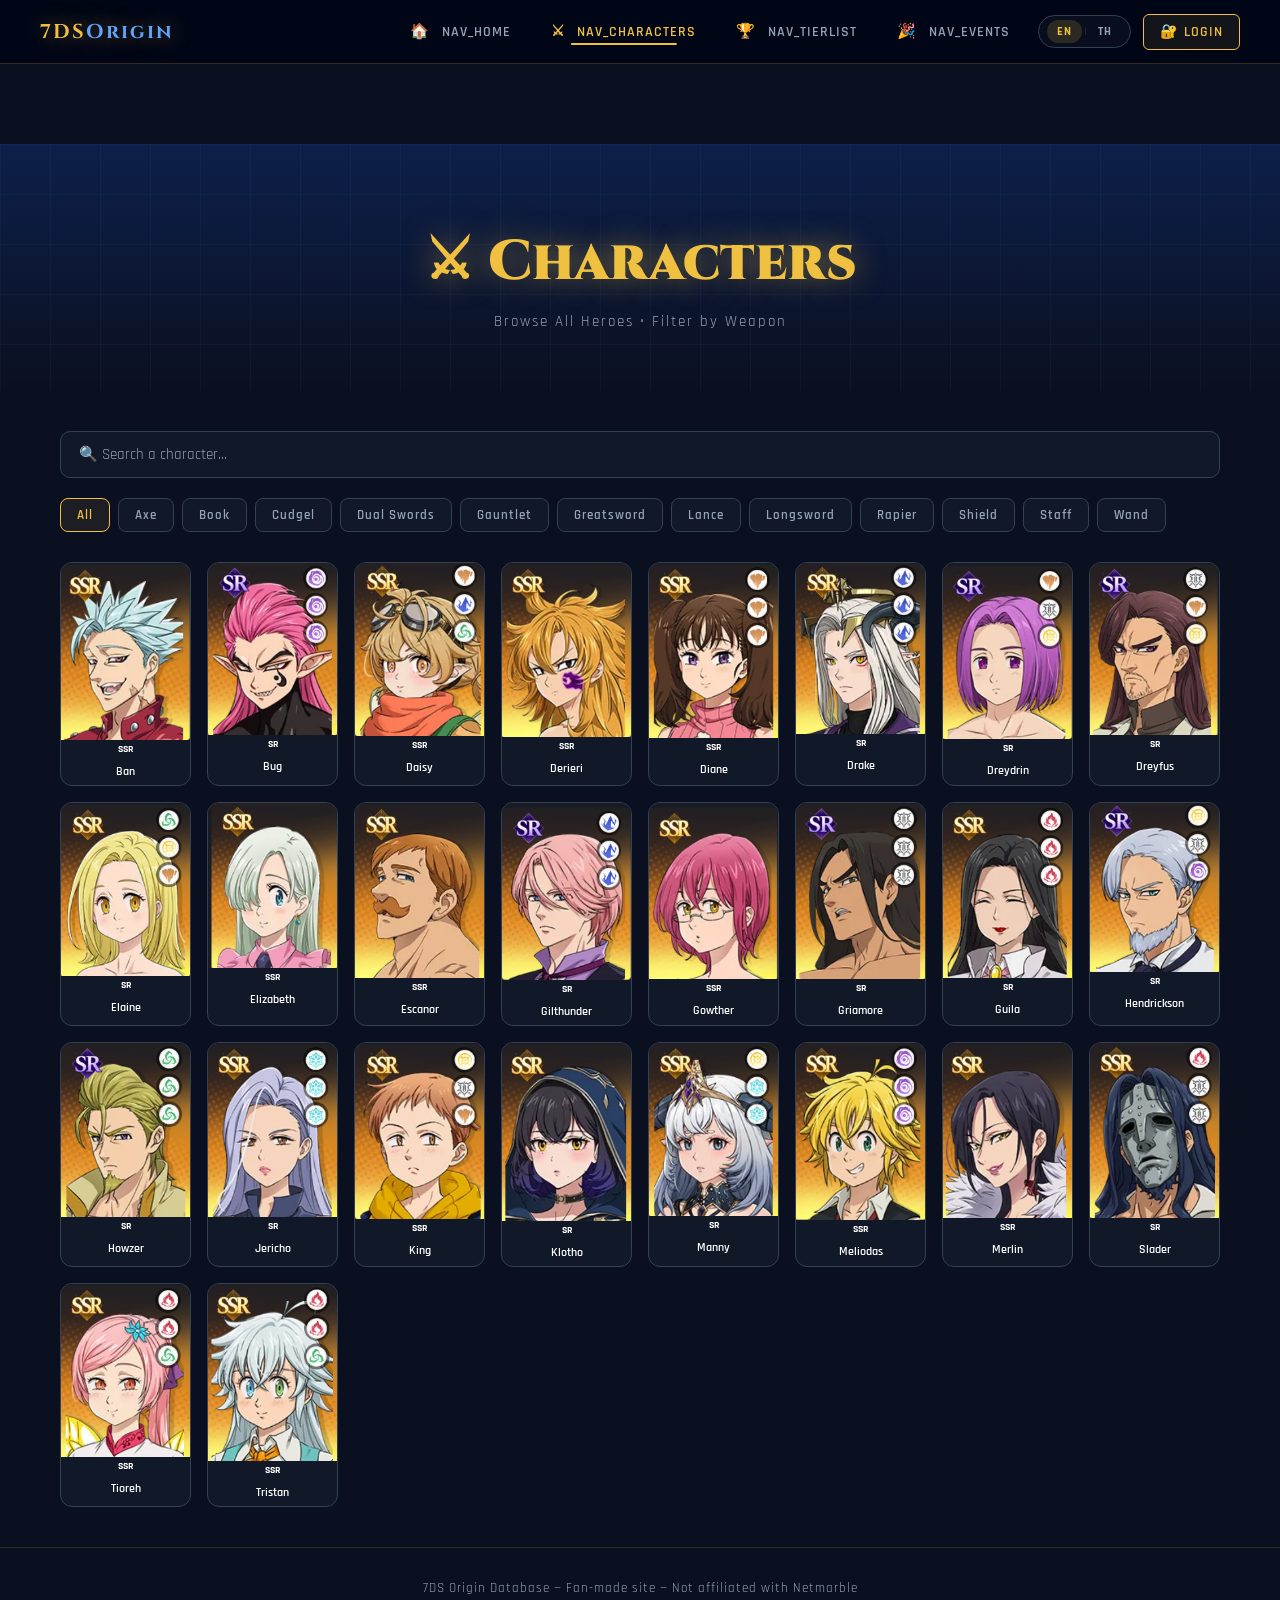
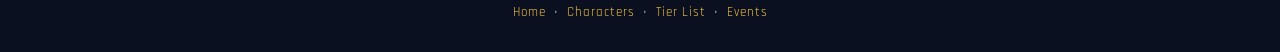
<file: characters_updated.html>
<!DOCTYPE html>
<html lang="en">
<head>
  <meta charset="UTF-8">
  <meta name="viewport" content="width=device-width, initial-scale=1.0">
  <title>Characters - 7DS Origin</title>
  <link rel="stylesheet" href="css/style.css">
  <link rel="stylesheet" href="css/navbar-auth.css?v=20260308">
  <style>
    .page-header {
      background: linear-gradient(180deg, #0d1f4a 0%, var(--dark2) 100%);
      padding: 80px 20px 60px;
      text-align: center;
      position: relative;
      overflow: hidden;
    }
    .page-header::before {
      content: '';
      position: absolute;
      inset: 0;
      background-image:
        linear-gradient(rgba(96,165,250,0.05) 1px, transparent 1px),
        linear-gradient(90deg, rgba(96,165,250,0.05) 1px, transparent 1px);
      background-size: 50px 50px;
    }
    .page-header-title {
      font-family: 'Cinzel', serif;
      font-size: clamp(32px, 6vw, 56px);
      font-weight: 900;
      color: var(--gold);
      text-shadow: 0 0 30px var(--glow-gold);
      position: relative;
      z-index: 1;
    }
    .page-header-sub {
      color: var(--muted);
      font-size: 15px;
      letter-spacing: 2px;
      margin-top: 12px;
      position: relative;
      z-index: 1;
    }

    .search-bar {
      width: 100%;
      padding: 13px 18px;
      border-radius: 10px;
      border: 1px solid var(--border);
      background: var(--dark3);
      color: white;
      margin-bottom: 20px;
      font-family: 'Rajdhani', sans-serif;
      font-size: 15px;
      transition: border-color 0.2s;
    }
    .search-bar:focus {
      outline: none;
      border-color: var(--gold);
    }
    .search-bar::placeholder { color: var(--muted); }

    .filters {
      display: flex;
      flex-wrap: wrap;
      gap: 8px;
      margin-bottom: 30px;
    }

    .filters button {
      padding: 8px 16px;
      border: 1px solid var(--border);
      border-radius: 8px;
      background: var(--dark3);
      color: var(--muted);
      font-family: 'Rajdhani', sans-serif;
      font-size: 13px;
      font-weight: 600;
      letter-spacing: 1px;
      cursor: pointer;
      transition: 0.2s;
    }

    .filters button:hover,
    .filters button.active-filter {
      border-color: var(--gold);
      color: var(--gold);
      background: rgba(240,192,64,0.08);
    }

    #charactersGrid {
      display: grid;
      grid-template-columns: repeat(auto-fill, minmax(120px, 1fr));
      gap: 16px;
    }

    .card {
      background: var(--dark3);
      border-radius: 12px;
      overflow: hidden;
      text-align: center;
      border: 1px solid var(--border);
      transition: transform 0.2s, border-color 0.2s, box-shadow 0.2s;
    }

    .card:hover {
      transform: translateY(-6px);
      border-color: var(--gold);
      box-shadow: 0 8px 24px rgba(240,192,64,0.18);
    }

    .card img { width: 100%; display: block; }

    .rarity { font-size: 10px; padding: 3px; font-weight: 700; }
    .name   { font-size: 12px; padding: 6px; font-weight: 600; }

    a { text-decoration: none; color: white; }
  </style>
</head>
<body>

  <!-- NAVBAR -->
  <nav class="navbar">
    <a href="index.html" class="navbar-logo">7DS<span>Origin</span></a>
    <div class="navbar-hamburger" id="navHam"><span></span><span></span><span></span></div>
    <ul class="navbar-links" id="navLinks">
      <li><a href="index.html">&#127968; Home</a></li>
      <li><a href="characters.html" class="active">&#9876; Characters</a></li>
      <li><a href="tierlist.html">&#127942; Tier List</a></li>
      <li><a href="events.html">&#127881; Events</a></li>
    </ul>
  </nav>

  <div class="page-content">
    <div class="page-header">
      <div class="page-header-title">&#9876; Characters</div>
      <div class="page-header-sub">Browse All Heroes &bull; Filter by Weapon</div>
    </div>

    <div class="container">
      <input id="searchInput" class="search-bar" placeholder="&#128269; Search a character...">

      <div class="filters">
        <button onclick="filterWeapon('all',this)" class="active-filter">All</button>
        <button onclick="filterWeapon('axe',this)">Axe</button>
        <button onclick="filterWeapon('book',this)">Book</button>
        <button onclick="filterWeapon('cudgel',this)">Cudgel</button>
        <button onclick="filterWeapon('dualsword',this)">Dual Swords</button>
        <button onclick="filterWeapon('gauntlet',this)">Gauntlet</button>
        <button onclick="filterWeapon('greatsword',this)">Greatsword</button>
        <button onclick="filterWeapon('lance',this)">Lance</button>
        <button onclick="filterWeapon('longsword',this)">Longsword</button>
        <button onclick="filterWeapon('rapier',this)">Rapier</button>
        <button onclick="filterWeapon('shield',this)">Shield</button>
        <button onclick="filterWeapon('staff',this)">Staff</button>
        <button onclick="filterWeapon('wand',this)">Wand</button>
      </div>

      <div id="charactersGrid"></div>
    </div>
  </div>

  <footer class="site-footer">
    <p>7DS Origin Database &mdash; Fan-made site &mdash; Not affiliated with Netmarble</p>
    <p style="margin-top:8px;">
      <a href="index.html">Home</a> &nbsp;&bull;&nbsp;
      <a href="characters.html">Characters</a> &nbsp;&bull;&nbsp;
      <a href="tierlist.html">Tier List</a> &nbsp;&bull;&nbsp;
      <a href="events.html">Events</a>
    </p>
  </footer>

  <script src="js/auth.js?v=20260308"></script>
  <script src="js/navbar.js?v=20260308"></script>
  <script>
    var characters = [
      {name:"Ban",          weapon:"cudgel",    rarity:"SSR", img:"images/Ban.png",          link:"characters/Ban.html"},
      {name:"Bug",          weapon:"axe",       rarity:"SR",  img:"images/Bug.png",          link:"characters/Bug.html"},
      {name:"Daisy",        weapon:"book",      rarity:"SSR", img:"images/Daisy.png",        link:"characters/Daisy.html"},
      {name:"Derieri",      weapon:"axe",       rarity:"SSR", img:"images/Derieri.png",      link:"characters/Derieri.html"},
      {name:"Diane",        weapon:"axe",       rarity:"SSR", img:"images/Diane.png",        link:"characters/Diane.html"},
      {name:"Drake",        weapon:"book",      rarity:"SR",  img:"images/Drake.png",        link:"characters/Drake.html"},
      {name:"Dreydrin",     weapon:"axe",       rarity:"SR",  img:"images/Dreydrin.png",     link:"characters/Dreydrin.html"},
      {name:"Dreyfus",      weapon:"longsword", rarity:"SR",  img:"images/Dreyfus.png",      link:"characters/Dreyfus.html"},
      {name:"Elaine",       weapon:"book",      rarity:"SR",  img:"images/Elaine.png",       link:"characters/Elaine.html"},
      {name:"Elizabeth",    weapon:"book",      rarity:"SSR", img:"images/Elizabeth.png",    link:"characters/Elizabeth.html"},
      {name:"Escanor",      weapon:"axe",       rarity:"SSR", img:"images/Escanor.png",      link:"characters/Escanor.html"},
      {name:"Gilthunder",   weapon:"longsword", rarity:"SR",  img:"images/Gilthunder.png",   link:"characters/Gilthunder.html"},
      {name:"Gowther",      weapon:"book",      rarity:"SSR", img:"images/Gowther.png",      link:"characters/Gowther.html"},
      {name:"Griamore",     weapon:"cudgel",    rarity:"SR",  img:"images/Griamore.png",     link:"characters/Griamore.html"},
      {name:"Guila",        weapon:"lance",     rarity:"SR",  img:"images/Guila.png",        link:"characters/Guila.html"},
      {name:"Hendrickson",  weapon:"dualsword", rarity:"SR",  img:"images/Hendrickson.png",  link:"characters/Hendrickson.html"},
      {name:"Howzer",       weapon:"cudgel",    rarity:"SR",  img:"images/Howzer.png",       link:"characters/Howzer.html"},
      {name:"Jericho",      weapon:"dualsword", rarity:"SR",  img:"images/Jericho.png",      link:"characters/Jericho.html"},
      {name:"King",         weapon:"book",      rarity:"SSR", img:"images/King.png",         link:"characters/King.html"},
      {name:"Klotho",       weapon:"rapier",    rarity:"SR",  img:"images/Klotho.png",       link:"characters/Klotho.html"},
      {name:"Manny",        weapon:"book",      rarity:"SR",  img:"images/Manny.png",        link:"characters/Manny.html"},
      {name:"Meliodas",     weapon:"axe",       rarity:"SSR", img:"images/Meliodas.png",     link:"characters/Meliodas.html"},
      {name:"Merlin",       weapon:"book",      rarity:"SSR", img:"images/Merlin.png",       link:"characters/Merlin.html"},
      {name:"Slader",       weapon:"axe",       rarity:"SR",  img:"images/Slader.png",       link:"characters/Slader.html"},
      {name:"Tioreh",       weapon:"book",      rarity:"SSR", img:"images/Tioreh.png",       link:"characters/Tioreh.html"},
      {name:"Tristan",      weapon:"dualsword", rarity:"SSR", img:"images/Tristan.png",      link:"characters/Tristan.html"}
    ];

    let currentFilter = 'all';

    function renderCharacters() {
      const grid = document.getElementById('charactersGrid');
      grid.innerHTML = '';
      
      const searchTerm = document.getElementById('searchInput').value.toLowerCase();
      
      characters.forEach(char => {
        const matchesFilter = currentFilter === 'all' || char.weapon === currentFilter;
        const matchesSearch = char.name.toLowerCase().includes(searchTerm);
        
        if (matchesFilter && matchesSearch) {
          const card = document.createElement('a');
          card.href = char.link;
          card.className = 'card';
          card.innerHTML = `
            <img src="${char.img}" alt="${char.name}">
            <div class="rarity">${char.rarity}</div>
            <div class="name">${char.name}</div>
          `;
          grid.appendChild(card);
        }
      });
    }

    function filterWeapon(weapon, button) {
      currentFilter = weapon;
      document.querySelectorAll('.filters button').forEach(btn => btn.classList.remove('active-filter'));
      button.classList.add('active-filter');
      renderCharacters();
    }

    document.getElementById('searchInput').addEventListener('input', renderCharacters);
    renderCharacters();
  </script>
</body>
</html>
</file>
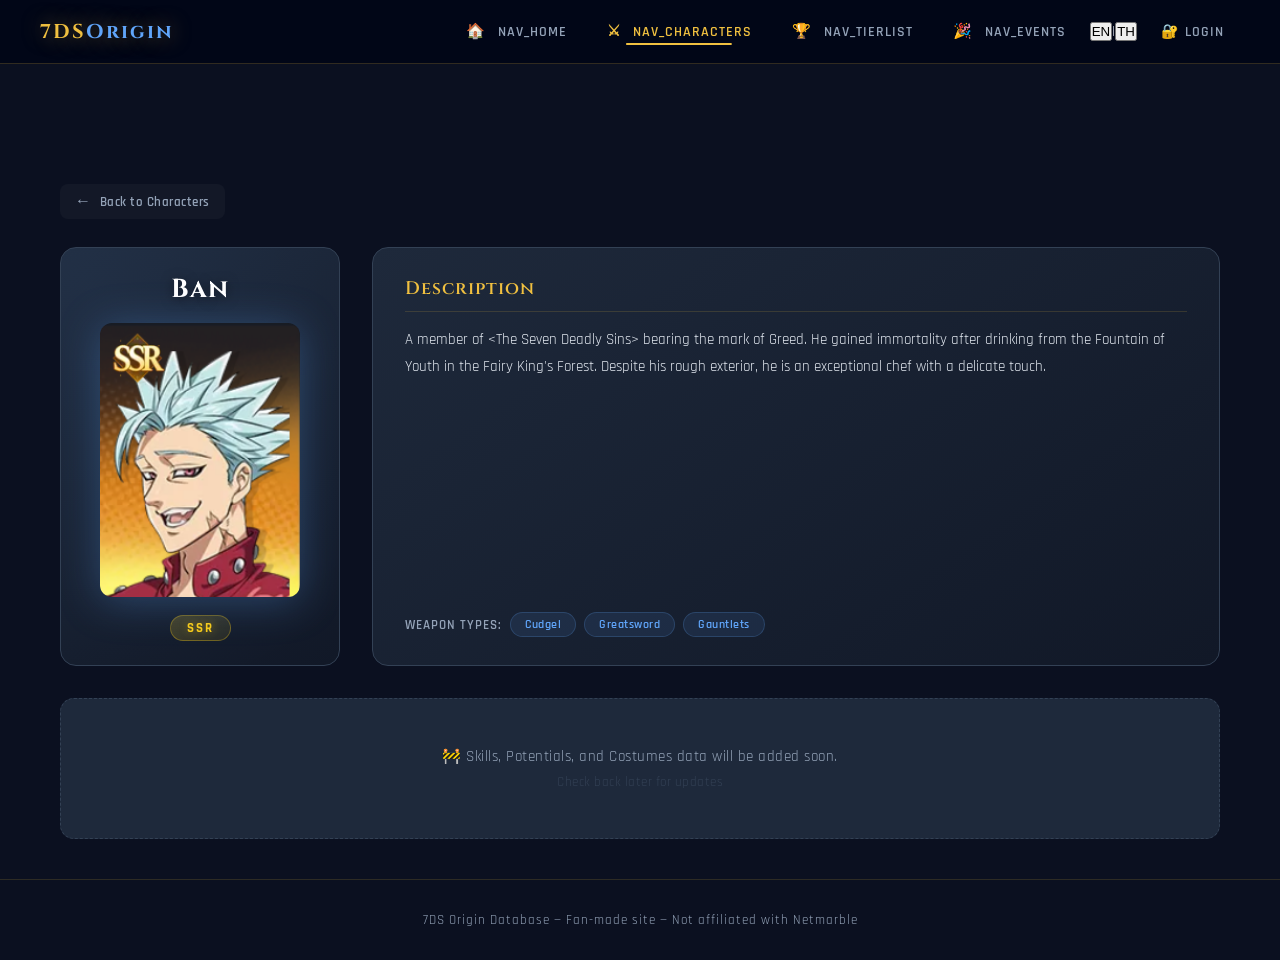
<file: characters/Ban.html>
<!DOCTYPE html>
<html lang="en">
<head>
  <meta charset="UTF-8">
  <meta name="viewport" content="width=device-width, initial-scale=1.0">
  <title>Ban - 7DS Origin</title>
  <link rel="stylesheet" href="../css/style.css">
  <link rel="stylesheet" href="../css/character-detail.css">
</head>
<body>

  <nav class="navbar">
    <a href="../index.html" class="navbar-logo">7DS<span>Origin</span></a>
    <div class="navbar-hamburger" id="navHam"><span></span><span></span><span></span></div>
    <ul class="navbar-links" id="navLinks">
      <li><a href="../index.html">&#127968; Home</a></li>
      <li><a href="../characters.html" class="active">&#9876; Characters</a></li>
      <li><a href="../tierlist.html">&#127942; Tier List</a></li>
      <li><a href="../events.html">&#127881; Events</a></li>
    </ul>
  </nav>

  <div class="page-content">
    <div class="container">
      <a href="../characters.html" class="page-back-v2"><span class="arrow">&#8592;</span> Back to Characters</a>

      <div class="char-detail-header">
        <div class="char-detail-portrait">
          <h1>Ban</h1>
          <img src="../images/Ban.png" class="char-img" alt="Ban">
          <div><span class="char-rarity-badge ssr">SSR</span></div>
        </div>

        <div class="char-detail-info">
          <div class="section-label">Description</div>
          <p class="desc-text">A member of &lt;The Seven Deadly Sins&gt; bearing the mark of Greed. He gained immortality after drinking from the Fountain of Youth in the Fairy King&#x27;s Forest. Despite his rough exterior, he is an exceptional chef with a delicate touch.</p>
          <div class="char-types">
            <span class="label">Weapon Types:</span>
            <span class="type-pill">Cudgel</span><span class="type-pill">Greatsword</span><span class="type-pill">Gauntlets</span>
          </div>
        </div>
      </div>
      <div class="no-data-msg">
        <p>&#128679; Skills, Potentials, and Costumes data will be added soon.</p>
        <p style="margin-top:8px;font-size:13px;color:var(--border);">Check back later for updates</p>
      </div>
    </div>
  </div>

  <footer class="site-footer">
    <p>7DS Origin Database &mdash; Fan-made site &mdash; Not affiliated with Netmarble</p>
  </footer>

  <script src="../js/navbar.js"></script>
</body>
</html>
</file>
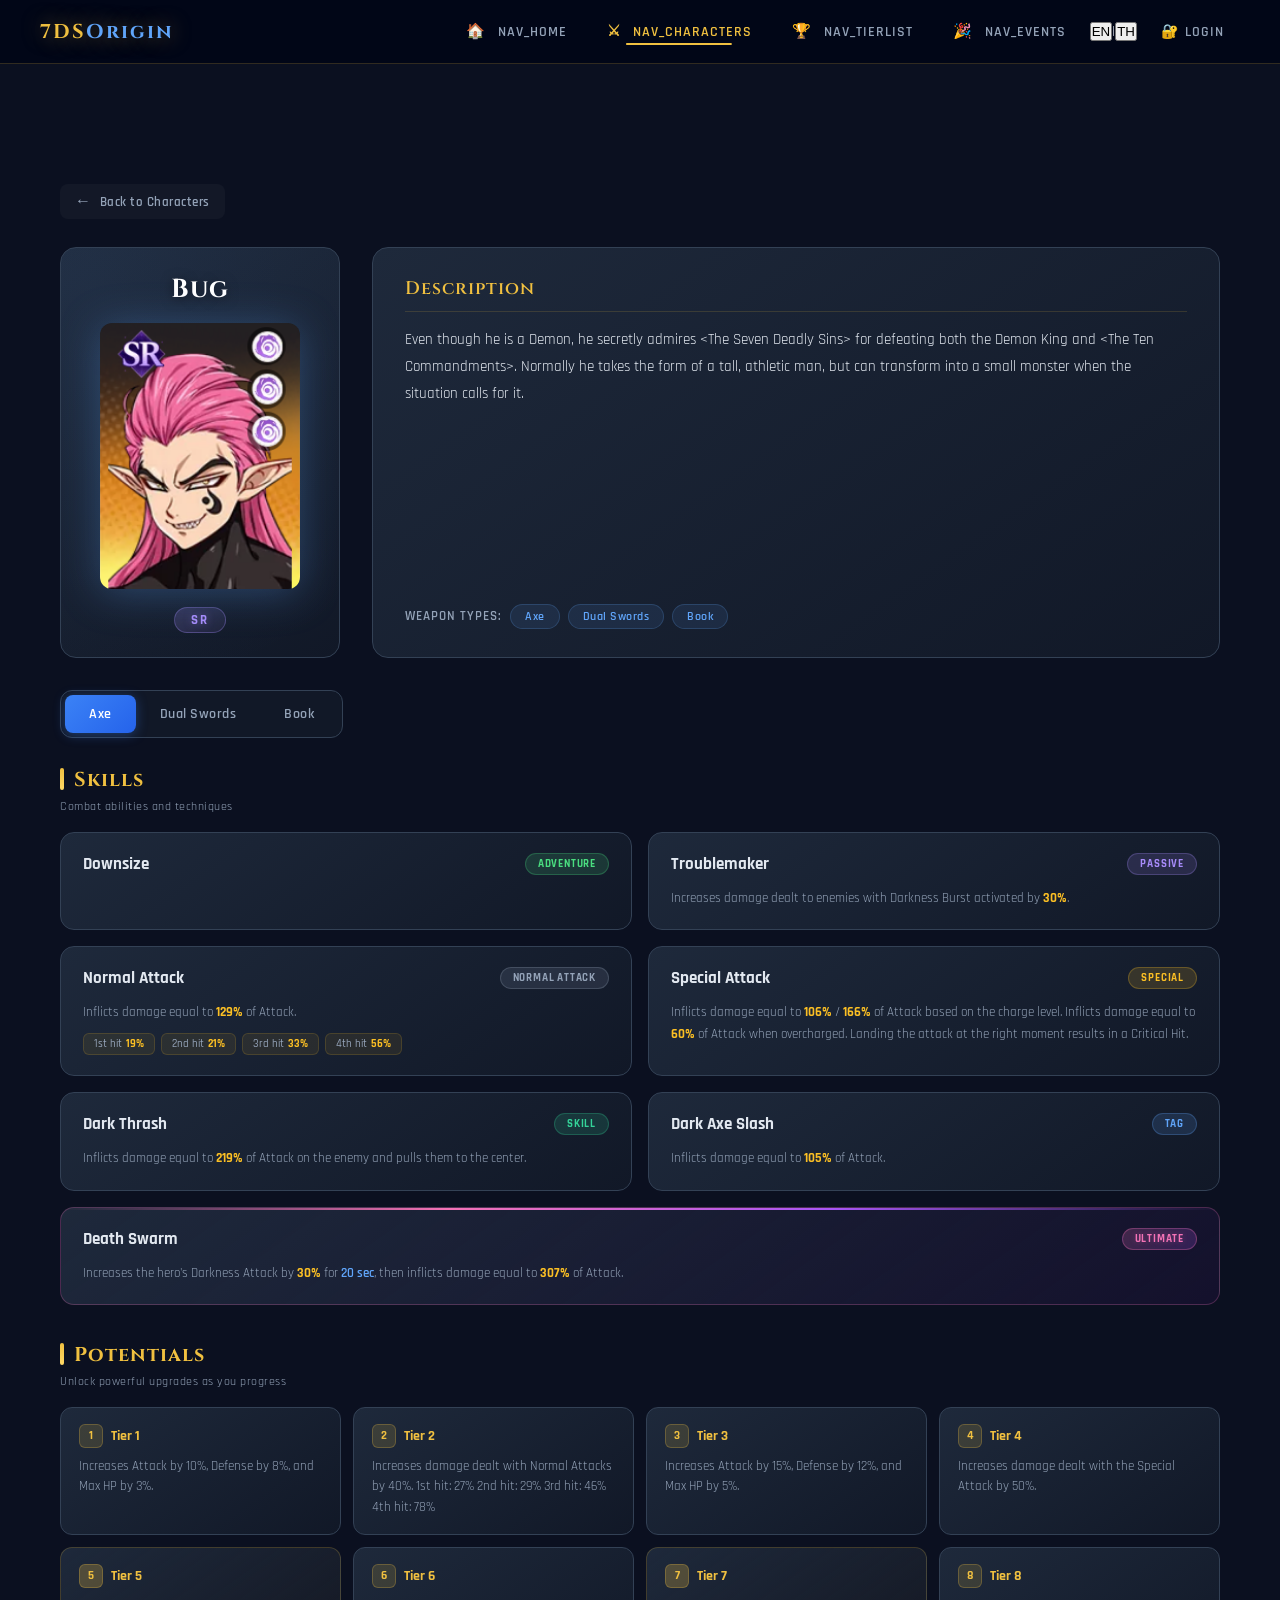
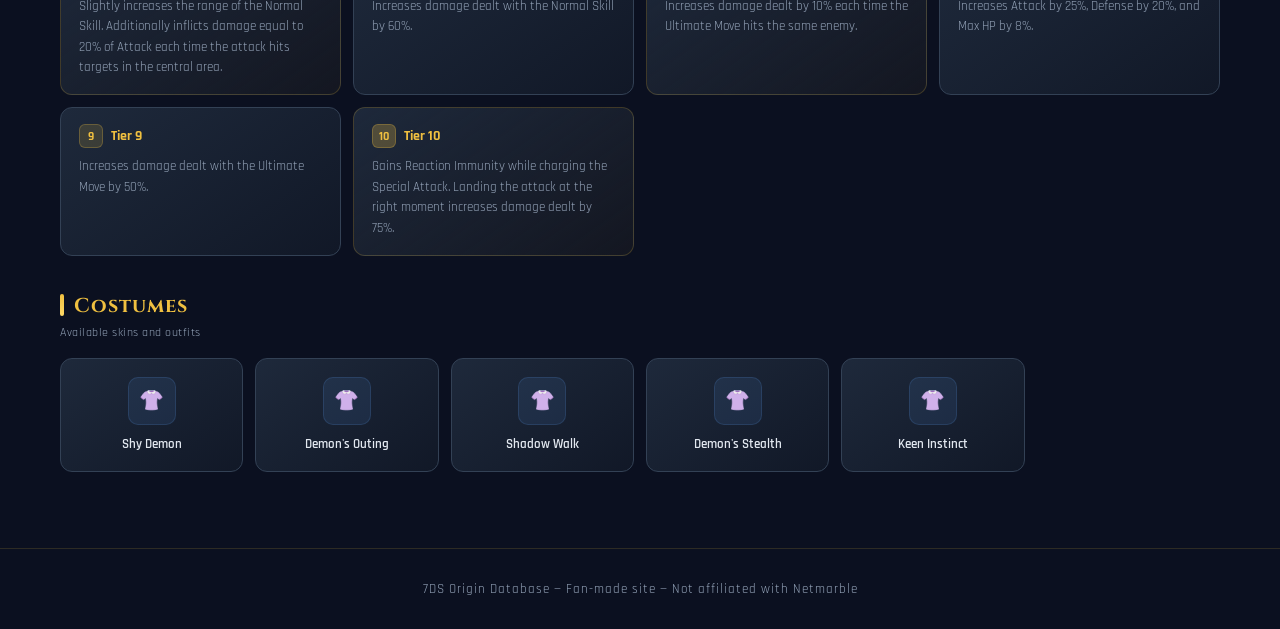
<file: characters/Bug.html>
<!DOCTYPE html>
<html lang="en">
<head>
  <meta charset="UTF-8">
  <meta name="viewport" content="width=device-width, initial-scale=1.0">
  <title>Bug - 7DS Origin</title>
  <link rel="stylesheet" href="../css/style.css">
  <link rel="stylesheet" href="../css/character-detail.css">
</head>
<body>

  <nav class="navbar">
    <a href="../index.html" class="navbar-logo">7DS<span>Origin</span></a>
    <div class="navbar-hamburger" id="navHam"><span></span><span></span><span></span></div>
    <ul class="navbar-links" id="navLinks">
      <li><a href="../index.html">&#127968; Home</a></li>
      <li><a href="../characters.html" class="active">&#9876; Characters</a></li>
      <li><a href="../tierlist.html">&#127942; Tier List</a></li>
      <li><a href="../events.html">&#127881; Events</a></li>
    </ul>
  </nav>

  <div class="page-content">
    <div class="container">
      <a href="../characters.html" class="page-back-v2"><span class="arrow">&#8592;</span> Back to Characters</a>

      <div class="char-detail-header">
        <div class="char-detail-portrait">
          <h1>Bug</h1>
          <img src="../images/Bug.png" class="char-img" alt="Bug">
          <div><span class="char-rarity-badge sr">SR</span></div>
        </div>

        <div class="char-detail-info">
          <div class="section-label">Description</div>
          <p class="desc-text">Even though he is a Demon, he secretly admires &lt;The Seven Deadly Sins&gt; for defeating both the Demon King and &lt;The Ten Commandments&gt;. Normally he takes the form of a tall, athletic man, but can transform into a small monster when the situation calls for it.</p>
          <div class="char-types">
            <span class="label">Weapon Types:</span>
            <span class="type-pill">Axe</span><span class="type-pill">Dual Swords</span><span class="type-pill">Book</span>
          </div>
        </div>
      </div>
      <div class="weapon-tabs-wrapper">
        <div class="weapon-tabs">
        <button onclick="showWeapon('Axe',this)" class="active">Axe</button>
        <button onclick="showWeapon('Dual Swords',this)">Dual Swords</button>
        <button onclick="showWeapon('Book',this)">Book</button>
        </div>
      </div>

      <div id="weaponContent"></div>
    </div>
  </div>

  <footer class="site-footer">
    <p>7DS Origin Database &mdash; Fan-made site &mdash; Not affiliated with Netmarble</p>
  </footer>

  <script src="../js/navbar.js"></script>
  <script>
    var charData = {"Axe": {"skills": [{"name": "Downsize", "type": "Adventure", "description": ""}, {"name": "Troublemaker", "type": "Passive", "description": "Increases damage dealt to enemies with Darkness Burst activated by 30%."}, {"name": "Normal Attack", "type": "Normal Attack", "description": "Inflicts damage equal to 129% of Attack. 1st hit: 19% 2nd hit: 21% 3rd hit: 33% 4th hit: 56%"}, {"name": "Special Attack", "type": "Special", "description": "Inflicts damage equal to 106% / 166% of Attack based on the charge level. Inflicts damage equal to 60% of Attack when overcharged. Landing the attack at the right moment results in a Critical Hit."}, {"name": "Dark Thrash", "type": "Skill", "description": "Inflicts damage equal to 219% of Attack on the enemy and pulls them to the center."}, {"name": "Dark Axe Slash", "type": "Tag", "description": "Inflicts damage equal to 105% of Attack."}, {"name": "Death Swarm", "type": "Ultimate", "description": "Increases the hero's Darkness Attack by 30% for 20 sec, then inflicts damage equal to 307% of Attack."}], "potentials": [{"tier": 1, "description": "Increases Attack by 10%, Defense by 8%, and Max HP by 3%."}, {"tier": 2, "description": "Increases damage dealt with Normal Attacks by 40%. 1st hit: 27% 2nd hit: 29% 3rd hit: 46% 4th hit: 78%"}, {"tier": 3, "description": "Increases Attack by 15%, Defense by 12%, and Max HP by 5%."}, {"tier": 4, "description": "Increases damage dealt with the Special Attack by 50%."}, {"tier": 5, "description": "Slightly increases the range of the Normal Skill. Additionally inflicts damage equal to 20% of Attack each time the attack hits targets in the central area."}, {"tier": 6, "description": "Increases damage dealt with the Normal Skill by 60%."}, {"tier": 7, "description": "Increases damage dealt by 10% each time the Ultimate Move hits the same enemy."}, {"tier": 8, "description": "Increases Attack by 25%, Defense by 20%, and Max HP by 8%."}, {"tier": 9, "description": "Increases damage dealt with the Ultimate Move by 50%."}, {"tier": 10, "description": "Gains Reaction Immunity while charging the Special Attack. Landing the attack at the right moment increases damage dealt by 75%."}], "costumes": ["Shy Demon", "Demon's Outing", "Shadow Walk", "Demon's Stealth", "Keen Instinct"]}, "Dual Swords": {"skills": [{"name": "Downsize", "type": "Adventure", "description": ""}, {"name": "Troublemaker", "type": "Passive", "description": "Increases the hero's Evasion Rate by 20% for 10 sec after successfully evading."}, {"name": "Normal Attack", "type": "Normal Attack", "description": "Inflicts damage equal to 113% of Attack. 1st hit: 17% 2nd hit: 18% 3rd hit: 29% 4th hit: 49%"}, {"name": "Special Attack", "type": "Special", "description": "Increases damage dealt with the next Normal Skill by 50% and resets its cooldown."}, {"name": "Darkness Burst", "type": "Skill", "description": "Inflicts damage equal to 137% of Attack, with a 30% chance to inflict additional damage equal to 41% of Attack."}, {"name": "Dark Dual Sword Dance", "type": "Tag", "description": "Inflicts damage equal to 85% of Attack."}, {"name": "Nightmare", "type": "Ultimate", "description": "Inflicts damage equal to 181% of Attack on enemies in a straight line, Stunning them for 3 sec."}], "potentials": [{"tier": 1, "description": "Increases Attack by 10%, Defense by 8%, and Max HP by 3%."}, {"tier": 2, "description": "Increases damage dealt with Normal Attacks by 40%. 1st hit: 30% 2nd hit: 32% 3rd hit: 52% 4th hit: 86%"}, {"tier": 3, "description": "Increases Attack by 15%, Defense by 12%, and Max HP by 5%."}, {"tier": 4, "description": "Increases damage dealt with the Special Attack by 50%."}, {"tier": 5, "description": "Resets the Special Attack cooldown when landing the final strike of the Normal Attack on an enemy with Darkness Burst activated."}, {"tier": 6, "description": "Increases damage dealt with the Normal Skill by 60%."}, {"tier": 7, "description": "Increases the hero's Crit Chance by 30% for 10 sec when successfully landing a Back Attack."}, {"tier": 8, "description": "Increases Attack by 25%, Defense by 20%, and Max HP by 8%."}, {"tier": 9, "description": "Increases damage dealt with the Ultimate Move by 50%."}, {"tier": 10, "description": "Increases the Special Attack's Normal Skill enhancement effect by 50%."}], "costumes": ["Shy Demon", "Demon's Outing", "Shadow Walk", "Demon's Stealth", "Keen Instinct"]}, "Book": {"skills": [{"name": "Downsize", "type": "Adventure", "description": ""}, {"name": "Troublemaker", "type": "Passive", "description": "Increases all allied heroes' Darkness damage dealt to Cursed enemies by 20%."}, {"name": "Normal Attack", "type": "Normal Attack", "description": "Inflicts damage equal to 113% of Attack. 1st hit: 17% 2nd hit: 18% 3rd hit: 29% 4th hit: 49%"}, {"name": "Special Attack", "type": "Special", "description": "Enhances Normal Attacks, slightly increasing damage for 10 sec, and increases enemies' Curse duration by 2 sec."}, {"name": "The Rascal", "type": "Skill", "description": "Creates a Decoy at the hero's location to Taunt enemies in range for 5 sec and enters Stealth for 10 sec. When the Decoy disappears, it explodes, Stunning Taunted enemies for 3 sec."}, {"name": "Dark Flare", "type": "Tag", "description": "Inflicts damage equal to 85% of Attack."}, {"name": "Solo Stage", "type": "Ultimate", "description": "Inflicts damage equal to 290% of Attack, then inflicts Curse for 15 sec. ※ Curse: Inflicts Darkness damage equal to 15% of Attack every 3 sec and decreases Darkness Defense by 15%."}], "potentials": [{"tier": 1, "description": "Increases Attack by 10%, Defense by 8%, and Max HP by 3%."}, {"tier": 2, "description": "Increases damage dealt with Normal Attacks by 40%. 1st hit: 23% 2nd hit: 27% 3rd hit: 40% 4th hit: 68%"}, {"tier": 3, "description": "Increases Attack by 15%, Defense by 12%, and Max HP by 5%."}, {"tier": 4, "description": "Increases damage dealt with the Tag Skill by 60%."}, {"tier": 5, "description": "Landing the Ultimate Move decreases Darkness Resistance by 15% for 20 sec."}, {"tier": 6, "description": "Increases the duration of Normal Skill's Stun by 3 sec."}, {"tier": 7, "description": "Increases the hero's Movement Speed by 50% while the Normal Skill's Stealth is active, and after Stealth ends, increases the hero's Crit Chance by 100% for 5 sec."}, {"tier": 8, "description": "Increases Attack by 25%, Defense by 20%, and Max HP by 8%."}, {"tier": 9, "description": "Increases damage dealt with the Ultimate Move by 50%."}, {"tier": 10, "description": "Increases the Special Attack's Normal Attack enhancement duration by 10 sec. Enemies hit by the enhanced Normal Attack are Cursed for 20 sec, and their damage taken from it increases by 50%."}], "costumes": ["Shy Demon", "Demon's Outing", "Shadow Walk", "Demon's Stealth", "Keen Instinct"]}};

    function getBadgeClass(type) {
      var m = {
        'adventure':'badge-adventure','passive':'badge-passive',
        'normal':'badge-normal','normal attack':'badge-normal',
        'special':'badge-special','skill':'badge-skill',
        'tag':'badge-tag','ultimate':'badge-ultimate'
      };
      return m[(type||'').toLowerCase().trim()] || 'badge-normal';
    }

    function highlightNums(text) {
      if (!text) return '';
      var t = text;
      t = t.replace(/(\d+(?:\.\d+)?%)/g, '<span class="hl-num">$1</span>');
      t = t.replace(/(\d+)\s*(sec\b)/g, '<span class="hl-dur">$1 $2</span>');
      return t;
    }

    function extractHits(desc) {
      var hits = [];
      var pattern = /(\d+(?:st|nd|rd|th)\s+hit:\s*\d+(?:\.\d+)?%)/gi;
      var match;
      var clean = desc;
      while ((match = pattern.exec(desc)) !== null) {
        hits.push(match[1]);
        clean = clean.replace(match[1], '');
      }
      clean = clean.replace(/\s{2,}/g, ' ').trim();
      return { clean: clean, hits: hits };
    }

    function renderSkillCard(sk) {
      var stype = sk.type || 'Normal';
      var badge = getBadgeClass(stype);
      var isUlt = stype.toLowerCase() === 'ultimate';
      var desc = sk.description || '';
      var extracted = extractHits(desc);
      var cleanDesc = extracted.clean;
      var hits = extracted.hits;

      var html = '<div class="skill-card-v2' + (isUlt ? ' ultimate-card' : '') + '">';
      html += '<div class="skill-header">';
      html += '<div class="skill-name">' + (sk.name || '') + '</div>';
      html += '<span class="skill-type-badge ' + badge + '">' + stype + '</span>';
      html += '</div>';
      if (cleanDesc) {
        html += '<div class="skill-desc">' + highlightNums(cleanDesc) + '</div>';
      }
      if (hits.length > 0) {
        html += '<div class="dmg-breakdown">';
        for (var i = 0; i < hits.length; i++) {
          var parts = hits[i].split(':');
          if (parts.length >= 2) {
            html += '<div class="dmg-box"><span class="dmg-label">' + parts[0].trim() + '</span><span class="dmg-value">' + parts[1].trim() + '</span></div>';
          }
        }
        html += '</div>';
      }
      html += '</div>';
      return html;
    }

    function renderPotentials(pots) {
      if (!pots || pots.length === 0) return '';
      var html = '<div class="potentials-section-v2">';
      html += '<div class="detail-section-title">Potentials</div>';
      html += '<div class="detail-section-sub">Unlock powerful upgrades as you progress</div>';
      html += '<div class="potentials-grid-v2">';
      for (var i = 0; i < pots.length; i++) {
        var p = pots[i];
        var tier = p.tier || '';
        var num = (tier.toString().match(/\d+/) || ['?'])[0];
        var milestone = (num === '5' || num === '7' || num === '10') ? ' tier-milestone' : '';
        html += '<div class="potential-card-v2' + milestone + '">';
        html += '<div class="tier-label"><span class="tier-num">' + num + '</span> Tier ' + num + '</div>';
        html += '<div class="tier-desc">' + highlightNums(p.description || '') + '</div>';
        html += '</div>';
      }
      html += '</div></div>';
      return html;
    }

    function renderCostumes(costumes) {
      if (!costumes || costumes.length === 0) return '';
      var html = '<div class="costumes-section-v2">';
      html += '<div class="detail-section-title">Costumes</div>';
      html += '<div class="detail-section-sub">Available skins and outfits</div>';
      html += '<div class="costumes-grid-v2">';
      for (var i = 0; i < costumes.length; i++) {
        var c = typeof costumes[i] === 'string' ? costumes[i] : (costumes[i].name || '');
        html += '<div class="costume-card-v2">';
        html += '<div class="costume-icon">&#128090;</div>';
        html += '<p>' + c + '</p>';
        html += '</div>';
      }
      html += '</div></div>';
      return html;
    }

    function showWeapon(type, btn) {
      document.querySelectorAll('.weapon-tabs button').forEach(function(b){ b.classList.remove('active'); });
      btn.classList.add('active');
      var box = document.getElementById('weaponContent');
      var d = charData[type];
      if (!d) { box.innerHTML = '<div class="no-data-msg">No data available for this weapon.</div>'; return; }

      var html = '<div class="detail-section-title">Skills</div>';
      html += '<div class="detail-section-sub">Combat abilities and techniques</div>';
      html += '<div class="skills-grid">';
      for (var i = 0; i < d.skills.length; i++) {
        html += renderSkillCard(d.skills[i]);
      }
      html += '</div>';
      html += renderPotentials(d.potentials);
      html += renderCostumes(d.costumes);
      box.innerHTML = html;
    }

    showWeapon('Axe', document.querySelector('.weapon-tabs button'));
  </script>
</body>
</html>
</file>
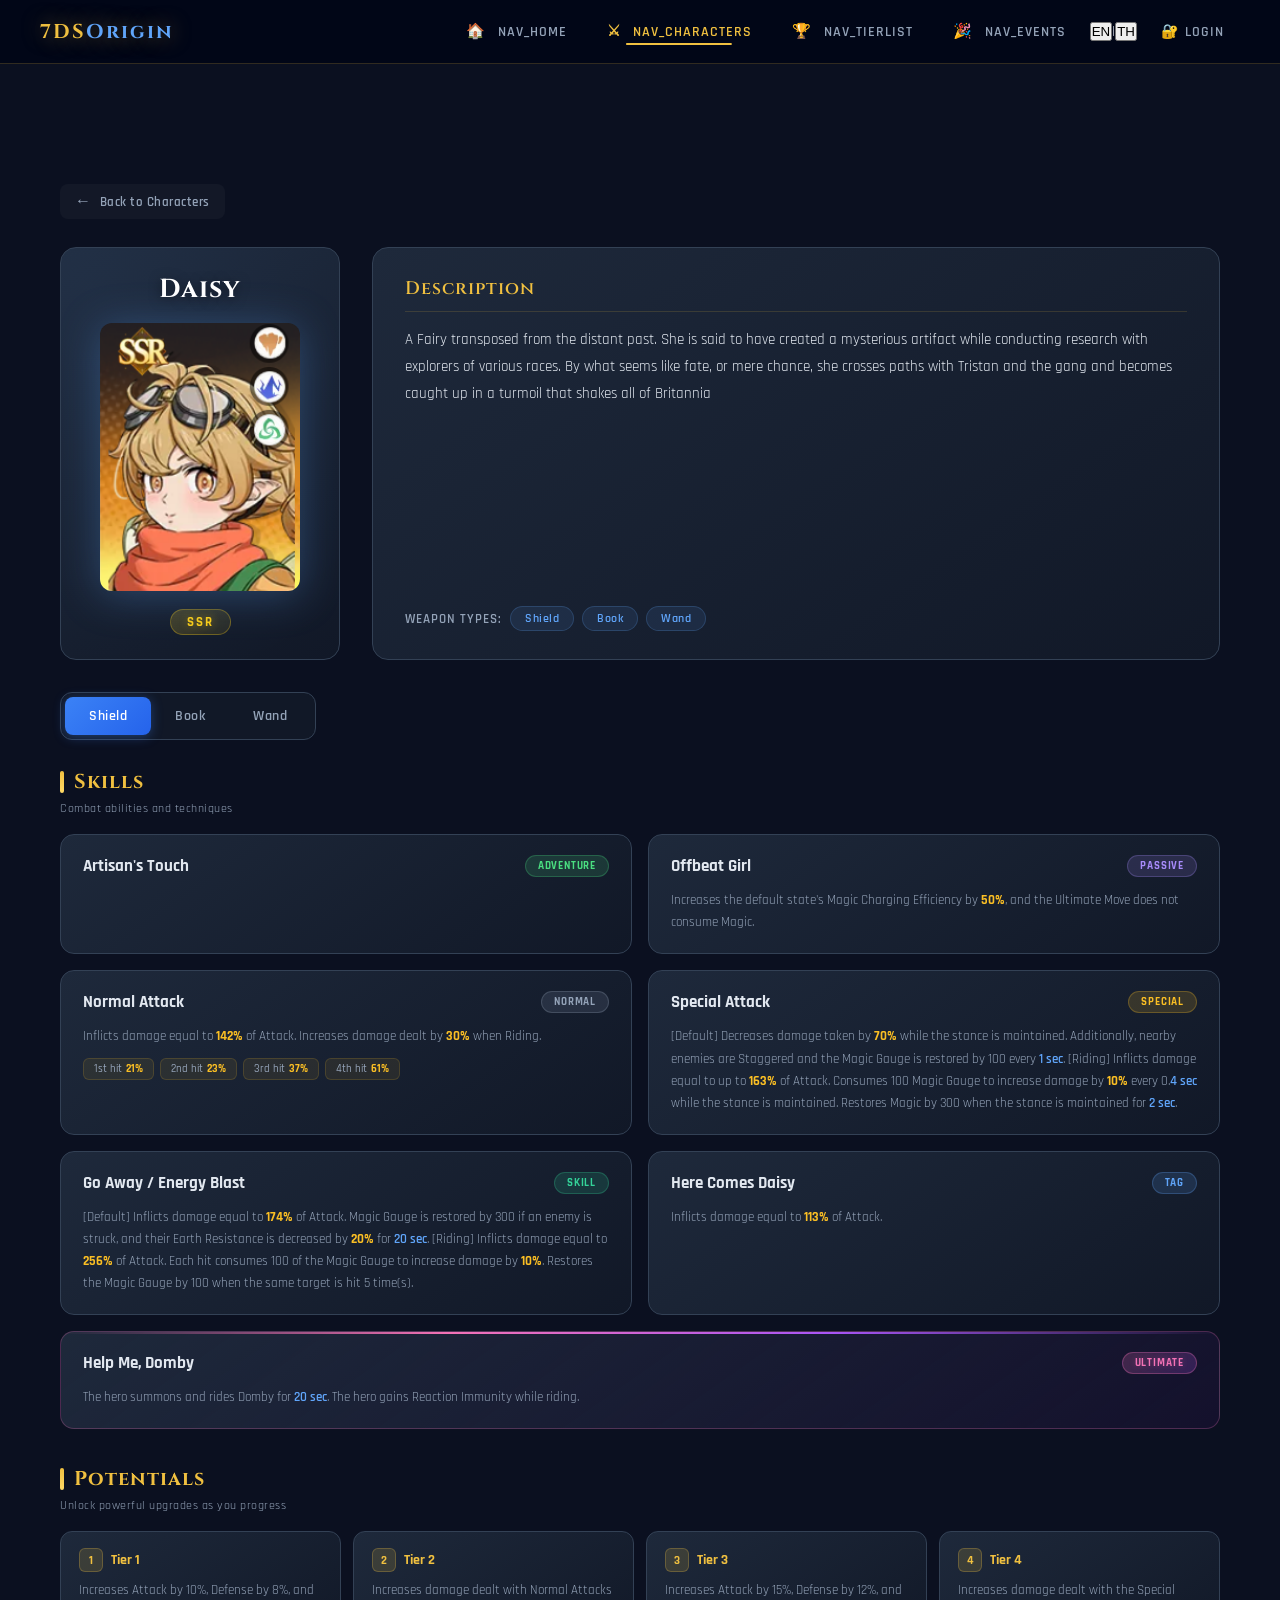
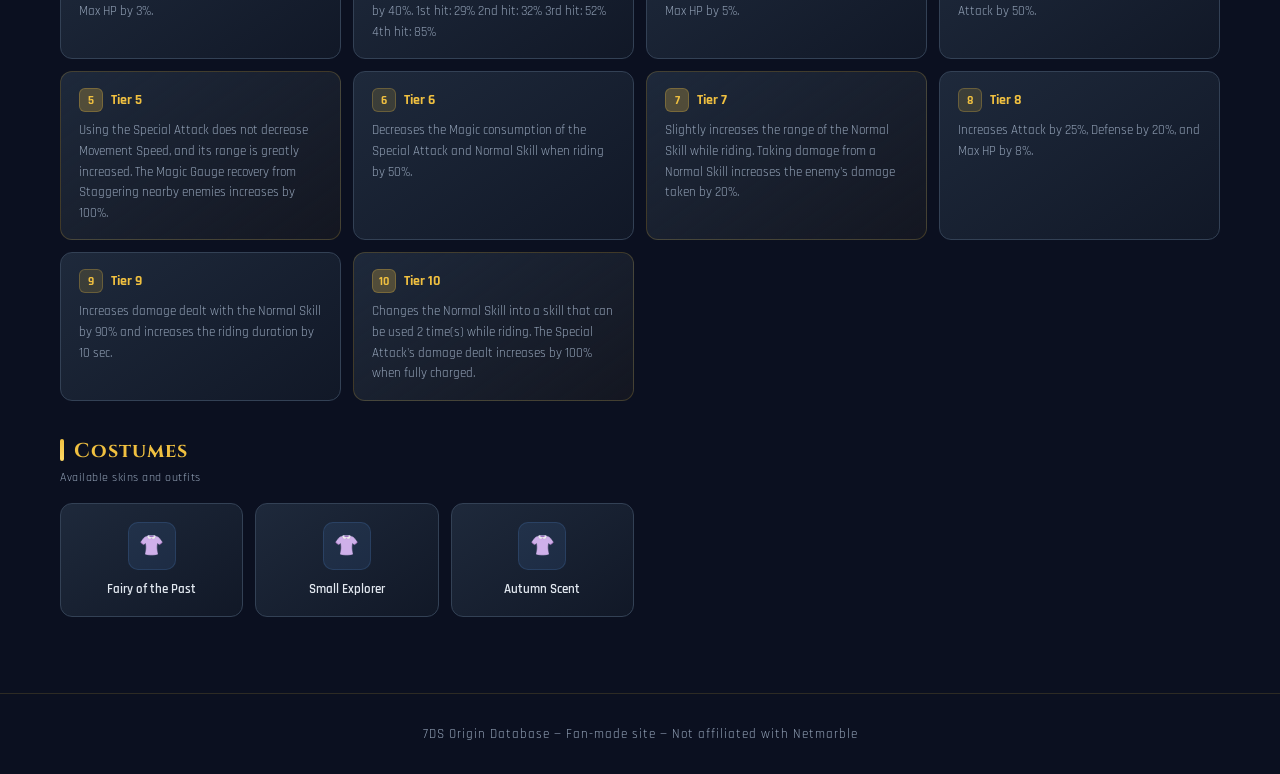
<file: characters/Daisy.html>
<!DOCTYPE html>
<html lang="en">
<head>
  <meta charset="UTF-8">
  <meta name="viewport" content="width=device-width, initial-scale=1.0">
  <title>Daisy - 7DS Origin</title>
  <link rel="stylesheet" href="../css/style.css">
  <link rel="stylesheet" href="../css/character-detail.css">
</head>
<body>

  <nav class="navbar">
    <a href="../index.html" class="navbar-logo">7DS<span>Origin</span></a>
    <div class="navbar-hamburger" id="navHam"><span></span><span></span><span></span></div>
    <ul class="navbar-links" id="navLinks">
      <li><a href="../index.html">&#127968; Home</a></li>
      <li><a href="../characters.html" class="active">&#9876; Characters</a></li>
      <li><a href="../tierlist.html">&#127942; Tier List</a></li>
      <li><a href="../events.html">&#127881; Events</a></li>
    </ul>
  </nav>

  <div class="page-content">
    <div class="container">
      <a href="../characters.html" class="page-back-v2"><span class="arrow">&#8592;</span> Back to Characters</a>

      <div class="char-detail-header">
        <div class="char-detail-portrait">
          <h1>Daisy</h1>
          <img src="../images/Daisy.png" class="char-img" alt="Daisy">
          <div><span class="char-rarity-badge ssr">SSR</span></div>
        </div>

        <div class="char-detail-info">
          <div class="section-label">Description</div>
          <p class="desc-text">A Fairy transposed from the distant past. She is said to have created a mysterious artifact while conducting research with explorers of various races. By what seems like fate, or mere chance, she crosses paths with Tristan and the gang and becomes caught up in a turmoil that shakes all of Britannia</p>
          <div class="char-types">
            <span class="label">Weapon Types:</span>
            <span class="type-pill">Shield</span><span class="type-pill">Book</span><span class="type-pill">Wand</span>
          </div>
        </div>
      </div>
      <div class="weapon-tabs-wrapper">
        <div class="weapon-tabs">
        <button onclick="showWeapon('Shield',this)" class="active">Shield</button>
        <button onclick="showWeapon('Book',this)">Book</button>
        <button onclick="showWeapon('Wand',this)">Wand</button>
        </div>
      </div>

      <div id="weaponContent"></div>
    </div>
  </div>

  <footer class="site-footer">
    <p>7DS Origin Database &mdash; Fan-made site &mdash; Not affiliated with Netmarble</p>
  </footer>

  <script src="../js/navbar.js"></script>
  <script>
    var charData = {"Shield": {"skills": [{"name": "Artisan's Touch", "type": "Adventure", "description": ""}, {"name": "Offbeat Girl", "type": "Passive", "description": "Increases the default state's Magic Charging Efficiency by 50%, and the Ultimate Move does not consume Magic."}, {"name": "Normal Attack", "type": "Normal", "description": "Inflicts damage equal to 142% of Attack. Increases damage dealt by 30% when Riding. 1st hit: 21% 2nd hit: 23% 3rd hit: 37% 4th hit: 61%"}, {"name": "Special Attack", "type": "Special", "description": "[Default] Decreases damage taken by 70% while the stance is maintained. Additionally, nearby enemies are Staggered and the Magic Gauge is restored by 100 every 1 sec. [Riding] Inflicts damage equal to up to 163% of Attack. Consumes 100 Magic Gauge to increase damage by 10% every 0.4 sec while the stance is maintained. Restores Magic by 300 when the stance is maintained for 2 sec."}, {"name": "Go Away / Energy Blast", "type": "Skill", "description": "[Default] Inflicts damage equal to 174% of Attack. Magic Gauge is restored by 300 if an enemy is struck, and their Earth Resistance is decreased by 20% for 20 sec. [Riding] Inflicts damage equal to 256% of Attack. Each hit consumes 100 of the Magic Gauge to increase damage by 10%. Restores the Magic Gauge by 100 when the same target is hit 5 time(s)."}, {"name": "Here Comes Daisy", "type": "Tag", "description": "Inflicts damage equal to 113% of Attack."}, {"name": "Help Me, Domby", "type": "Ultimate", "description": "The hero summons and rides Domby for 20 sec. The hero gains Reaction Immunity while riding."}], "potentials": [{"tier": 1, "description": "Increases Attack by 10%, Defense by 8%, and Max HP by 3%."}, {"tier": 2, "description": "Increases damage dealt with Normal Attacks by 40%. 1st hit: 29% 2nd hit: 32% 3rd hit: 52% 4th hit: 85%"}, {"tier": 3, "description": "Increases Attack by 15%, Defense by 12%, and Max HP by 5%."}, {"tier": 4, "description": "Increases damage dealt with the Special Attack by 50%."}, {"tier": 5, "description": "Using the Special Attack does not decrease Movement Speed, and its range is greatly increased. The Magic Gauge recovery from Staggering nearby enemies increases by 100%."}, {"tier": 6, "description": "Decreases the Magic consumption of the Special Attack and Normal Skill when riding by 50%."}, {"tier": 7, "description": "Slightly increases the range of the Normal Skill while riding. Taking damage from a Normal Skill increases the enemy's damage taken by 20%."}, {"tier": 8, "description": "Increases Attack by 25%, Defense by 20%, and Max HP by 8%."}, {"tier": 9, "description": "Increases damage dealt with the Normal Skill by 90% and increases the riding duration by 10 sec."}, {"tier": 10, "description": "Changes the Normal Skill into a skill that can be used 2 time(s) while riding. The Special Attack's damage dealt increases by 100% when fully charged."}], "costumes": ["Fairy of the Past", "Small Explorer", "Autumn Scent"]}, "Book": {"skills": [{"name": "Artisan's Touch", "type": "Adventure", "description": ""}, {"name": "Offbeat Girl", "type": "Passive", "description": "Grants Static Shock for 20 sec when an allied hero lands the Tag Skill. (Max: 3 times) ※ Static Shock: Increases Lightning damage by 5% for every 1 effect(s). Static Shock is removed at max stacks and grants High Voltage to all allied heroes for 20 sec. ※ High Voltage: Increases Lightning damage by 25% and Crit Chance by 15%."}, {"name": "Normal Attack", "type": "Normal", "description": "Inflicts damage equal to 111% of Attack. Inflicts Electromagnet on the enemy for 10 sec if the final strike lands. 1st hit: 16% 2nd hit: 18% 3rd hit: 28% 4th hit: 49% ※ Electromagnet: Decreases Crit Resistance by 10%."}, {"name": "Special Attack", "type": "Special", "description": "Increases Crit Damage of allies in range by 15% for 20 sec. Using the skill on a Shocking Streetlamp in range slightly increases its Attack Speed for 10 sec."}, {"name": "Summon Shocking Streetlamp", "type": "Skill", "description": "Summons a Shocking Streetlamp for 15 sec, inflicting damage equal to 13% of Attack with each hit. Increases damage dealt to enemies affected by Electromagnet by 15%. Every 5 time(s) the Shocking Streetlamp attacks, it grants Electric Charge to allies in range for 20 sec. (Max: 5 times) ※ Electric Charge: Increases Crit Damage by 5% and Crit Chance by 2%."}, {"name": "Here Comes Daisy", "type": "Tag", "description": "Inflicts damage equal to 80% of Attack."}, {"name": "Fruit Barrage!", "type": "Ultimate", "description": "Inflicts damage equal to 261% of Attack and decreases Crit Defense by 30%."}], "potentials": [{"tier": 1, "description": "Increases Attack by 10%, Defense by 8%, and Max HP by 3%."}, {"tier": 2, "description": "Increases damage dealt with Normal Attacks by 40%. 1st hit: 23% 2nd hit: 26% 3rd hit: 40% 4th hit: 68%"}, {"tier": 3, "description": "Increases Attack by 15%, Defense by 12%, and Max HP by 5%."}, {"tier": 4, "description": "Increases damage dealt with the Tag Skill by 60%."}, {"tier": 5, "description": "Slightly increases the range of the Special Attack and increases Crit Damage boost by 100%."}, {"tier": 6, "description": "Increases the Normal Attack's Electromagnet duration by 10 and increases the Ultimate Move's Crit Defense reduction by 15%."}, {"tier": 7, "description": "Changes the Normal Skill into a skill that can be used 4 time(s) and increases the duration of Shocking Streetlamp by 50%."}, {"tier": 8, "description": "Increases Attack by 25%, Defense by 20%, and Max HP by 8%."}, {"tier": 9, "description": "Increases damage dealt with the Ultimate Move by 50%."}, {"tier": 10, "description": "Slightly increases the range of the Ultimate Move and increases the duration by 100%."}], "costumes": ["Fairy of the Past", "Small Explorer", "Autumn Scent"]}, "Wand": {"skills": [{"name": "Artisan's Touch", "type": "Adventure", "description": ""}, {"name": "Offbeat Girl", "type": "Passive", "description": "Inflicts Wind Seed for 20 sec when the hero's attack results in a Critical Hit. ※ Wind Seed: Additionally inflicts damage equal to 80% of Attack and decreases Wind Defense by 5% (Max: 20%) for 20 sec when struck by a Critical Hit, then the effect is removed."}, {"name": "Normal Attack", "type": "Normal", "description": "Inflicts damage equal to 100% of Attack. 1st hit: 17% 2nd hit: 18% 3rd hit: 30% 4th hit: 52%"}, {"name": "Special Attack", "type": "Special", "description": "Inflicts damage equal to 17% of Attack every 1 sec while the stance is maintained, and the final strike inflicts damage equal to 48% of Attack. If the stance is maintained for 3 sec or more, the enemy hit by the final strike is Stunned for 4 sec and all allied heroes' Crit Chance is increased by 20% for 20 sec."}, {"name": "Seed Bomb", "type": "Skill", "description": "Launches 4 Seed Bomb(s), each inflicting damage equal to 40% of Attack. Decreases Crit Resistance of enemies hit by 3% for 20 sec. (Max: 24%) Results in a Critical Hit against Stunned enemies."}, {"name": "Here Comes Daisy", "type": "Tag", "description": "Inflicts damage equal to 89% of Attack."}, {"name": "Oddball's Incense Burner", "type": "Ultimate", "description": "Decreases Wind Resistance and Block Rate of enemies in range by 20% and 50% respectively, and inflicts Wind Seed every 1 sec for 10 sec. ※ Wind Seed: Additionally inflicts damage equal to 80% of Attack and decreases Wind Defense by 5% (Max: 20%) for 20 sec when struck by a Critical Hit, then the effect is removed."}], "potentials": [{"tier": 1, "description": "Increases Attack by 10%, Defense by 8%, and Max HP by 3%."}, {"tier": 2, "description": "Increases damage dealt with Normal Attacks by 40%. 1st hit: 24% 2nd hit: 25% 3rd hit: 42% 4th hit: 73%"}, {"tier": 3, "description": "Increases Attack by 15%, Defense by 12%, and Max HP by 5%."}, {"tier": 4, "description": "Increases damage dealt with the Special Attack by 50%."}, {"tier": 5, "description": "Inflicts damage equal to 50% of Attack when using the Normal Skill. Adds 2 Seed Bomb(s) that decrease Movement Speed by 40%, and 2 Seed Bomb(s) that decrease Wind Resistance by 20% for 20 sec."}, {"tier": 6, "description": "Increases damage dealt with the Normal Skill by 60%."}, {"tier": 7, "description": "Slightly increases the range of the Ultimate Move and increases the duration by 10 sec."}, {"tier": 8, "description": "Increases Attack by 25%, Defense by 20%, and Max HP by 8%."}, {"tier": 9, "description": "Inflicts damage equal to 50% of Attack to enemies in range of the Ultimate Move every 1 sec."}, {"tier": 10, "description": "Increases final strike damage by 300% and decreases Shatter Resistance by 15% for 20 sec when the Special Attack stance is maintained for 3 sec."}], "costumes": ["Fairy of the Past", "Small Explorer", "Autumn Scent"]}};

    function getBadgeClass(type) {
      var m = {
        'adventure':'badge-adventure','passive':'badge-passive',
        'normal':'badge-normal','normal attack':'badge-normal',
        'special':'badge-special','skill':'badge-skill',
        'tag':'badge-tag','ultimate':'badge-ultimate'
      };
      return m[(type||'').toLowerCase().trim()] || 'badge-normal';
    }

    function highlightNums(text) {
      if (!text) return '';
      var t = text;
      t = t.replace(/(\d+(?:\.\d+)?%)/g, '<span class="hl-num">$1</span>');
      t = t.replace(/(\d+)\s*(sec\b)/g, '<span class="hl-dur">$1 $2</span>');
      return t;
    }

    function extractHits(desc) {
      var hits = [];
      var pattern = /(\d+(?:st|nd|rd|th)\s+hit:\s*\d+(?:\.\d+)?%)/gi;
      var match;
      var clean = desc;
      while ((match = pattern.exec(desc)) !== null) {
        hits.push(match[1]);
        clean = clean.replace(match[1], '');
      }
      clean = clean.replace(/\s{2,}/g, ' ').trim();
      return { clean: clean, hits: hits };
    }

    function renderSkillCard(sk) {
      var stype = sk.type || 'Normal';
      var badge = getBadgeClass(stype);
      var isUlt = stype.toLowerCase() === 'ultimate';
      var desc = sk.description || '';
      var extracted = extractHits(desc);
      var cleanDesc = extracted.clean;
      var hits = extracted.hits;

      var html = '<div class="skill-card-v2' + (isUlt ? ' ultimate-card' : '') + '">';
      html += '<div class="skill-header">';
      html += '<div class="skill-name">' + (sk.name || '') + '</div>';
      html += '<span class="skill-type-badge ' + badge + '">' + stype + '</span>';
      html += '</div>';
      if (cleanDesc) {
        html += '<div class="skill-desc">' + highlightNums(cleanDesc) + '</div>';
      }
      if (hits.length > 0) {
        html += '<div class="dmg-breakdown">';
        for (var i = 0; i < hits.length; i++) {
          var parts = hits[i].split(':');
          if (parts.length >= 2) {
            html += '<div class="dmg-box"><span class="dmg-label">' + parts[0].trim() + '</span><span class="dmg-value">' + parts[1].trim() + '</span></div>';
          }
        }
        html += '</div>';
      }
      html += '</div>';
      return html;
    }

    function renderPotentials(pots) {
      if (!pots || pots.length === 0) return '';
      var html = '<div class="potentials-section-v2">';
      html += '<div class="detail-section-title">Potentials</div>';
      html += '<div class="detail-section-sub">Unlock powerful upgrades as you progress</div>';
      html += '<div class="potentials-grid-v2">';
      for (var i = 0; i < pots.length; i++) {
        var p = pots[i];
        var tier = p.tier || '';
        var num = (tier.toString().match(/\d+/) || ['?'])[0];
        var milestone = (num === '5' || num === '7' || num === '10') ? ' tier-milestone' : '';
        html += '<div class="potential-card-v2' + milestone + '">';
        html += '<div class="tier-label"><span class="tier-num">' + num + '</span> Tier ' + num + '</div>';
        html += '<div class="tier-desc">' + highlightNums(p.description || '') + '</div>';
        html += '</div>';
      }
      html += '</div></div>';
      return html;
    }

    function renderCostumes(costumes) {
      if (!costumes || costumes.length === 0) return '';
      var html = '<div class="costumes-section-v2">';
      html += '<div class="detail-section-title">Costumes</div>';
      html += '<div class="detail-section-sub">Available skins and outfits</div>';
      html += '<div class="costumes-grid-v2">';
      for (var i = 0; i < costumes.length; i++) {
        var c = typeof costumes[i] === 'string' ? costumes[i] : (costumes[i].name || '');
        html += '<div class="costume-card-v2">';
        html += '<div class="costume-icon">&#128090;</div>';
        html += '<p>' + c + '</p>';
        html += '</div>';
      }
      html += '</div></div>';
      return html;
    }

    function showWeapon(type, btn) {
      document.querySelectorAll('.weapon-tabs button').forEach(function(b){ b.classList.remove('active'); });
      btn.classList.add('active');
      var box = document.getElementById('weaponContent');
      var d = charData[type];
      if (!d) { box.innerHTML = '<div class="no-data-msg">No data available for this weapon.</div>'; return; }

      var html = '<div class="detail-section-title">Skills</div>';
      html += '<div class="detail-section-sub">Combat abilities and techniques</div>';
      html += '<div class="skills-grid">';
      for (var i = 0; i < d.skills.length; i++) {
        html += renderSkillCard(d.skills[i]);
      }
      html += '</div>';
      html += renderPotentials(d.potentials);
      html += renderCostumes(d.costumes);
      box.innerHTML = html;
    }

    showWeapon('Shield', document.querySelector('.weapon-tabs button'));
  </script>
</body>
</html>
</file>
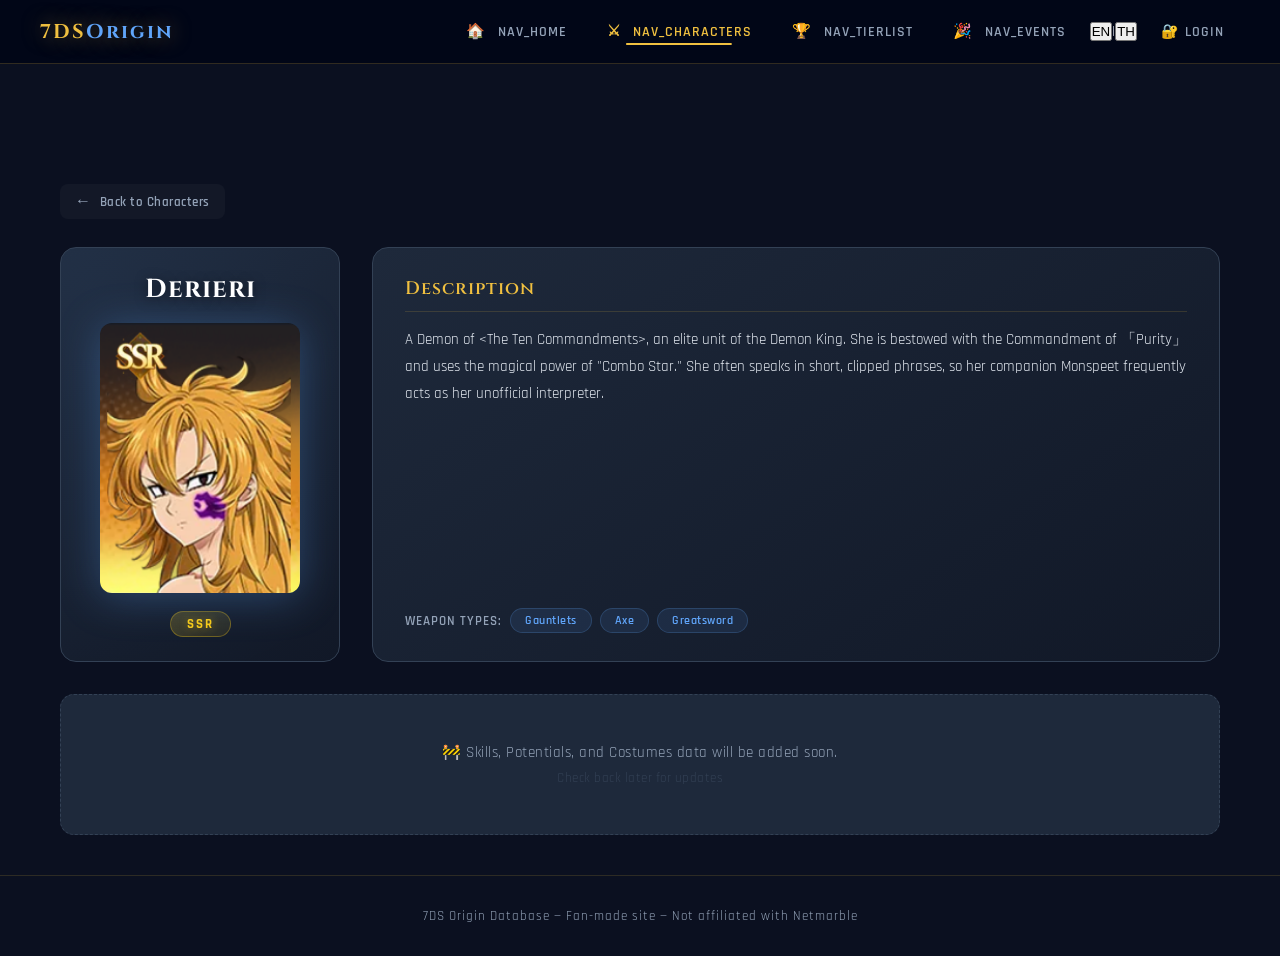
<file: characters/Derieri.html>
<!DOCTYPE html>
<html lang="en">
<head>
  <meta charset="UTF-8">
  <meta name="viewport" content="width=device-width, initial-scale=1.0">
  <title>Derieri - 7DS Origin</title>
  <link rel="stylesheet" href="../css/style.css">
  <link rel="stylesheet" href="../css/character-detail.css">
</head>
<body>

  <nav class="navbar">
    <a href="../index.html" class="navbar-logo">7DS<span>Origin</span></a>
    <div class="navbar-hamburger" id="navHam"><span></span><span></span><span></span></div>
    <ul class="navbar-links" id="navLinks">
      <li><a href="../index.html">&#127968; Home</a></li>
      <li><a href="../characters.html" class="active">&#9876; Characters</a></li>
      <li><a href="../tierlist.html">&#127942; Tier List</a></li>
      <li><a href="../events.html">&#127881; Events</a></li>
    </ul>
  </nav>

  <div class="page-content">
    <div class="container">
      <a href="../characters.html" class="page-back-v2"><span class="arrow">&#8592;</span> Back to Characters</a>

      <div class="char-detail-header">
        <div class="char-detail-portrait">
          <h1>Derieri</h1>
          <img src="../images/Derieri.png" class="char-img" alt="Derieri">
          <div><span class="char-rarity-badge ssr">SSR</span></div>
        </div>

        <div class="char-detail-info">
          <div class="section-label">Description</div>
          <p class="desc-text">A Demon of &lt;The Ten Commandments&gt;, an elite unit of the Demon King. She is bestowed with the Commandment of 「Purity」 and uses the magical power of &quot;Combo Star.&quot; She often speaks in short, clipped phrases, so her companion Monspeet frequently acts as her unofficial interpreter.</p>
          <div class="char-types">
            <span class="label">Weapon Types:</span>
            <span class="type-pill">Gauntlets</span><span class="type-pill">Axe</span><span class="type-pill">Greatsword</span>
          </div>
        </div>
      </div>
      <div class="no-data-msg">
        <p>&#128679; Skills, Potentials, and Costumes data will be added soon.</p>
        <p style="margin-top:8px;font-size:13px;color:var(--border);">Check back later for updates</p>
      </div>
    </div>
  </div>

  <footer class="site-footer">
    <p>7DS Origin Database &mdash; Fan-made site &mdash; Not affiliated with Netmarble</p>
  </footer>

  <script src="../js/navbar.js"></script>
</body>
</html>
</file>
<file: css/style.css>
/* ============================================================
   7DS ORIGIN - GLOBAL STYLESHEET
   ============================================================ */

@import url('https://fonts.googleapis.com/css2?family=Cinzel:wght@400;600;700;900&family=Rajdhani:wght@400;500;600;700&display=swap');

*, *::before, *::after {
  box-sizing: border-box;
  margin: 0;
  padding: 0;
}

:root {
  --gold:    #f0c040;
  --gold2:   #ffd966;
  --blue:    #60a5fa;
  --blue2:   #3b82f6;
  --dark:    #020617;
  --dark2:   #0b1020;
  --dark3:   #111827;
  --panel:   #1e293b;
  --border:  #334155;
  --text:    #e2e8f0;
  --muted:   #94a3b8;
  --ssr:     #facc15;
  --sr:      #a78bfa;
  --glow-blue: rgba(96,165,250,0.5);
  --glow-gold: rgba(240,192,64,0.5);
}

html { scroll-behavior: smooth; }

body {
  font-family: 'Rajdhani', 'Segoe UI', sans-serif;
  background: var(--dark2);
  color: var(--text);
  min-height: 100vh;
  overflow-x:hidden;
}

/* ============================================================
   NAVBAR
   ============================================================ */

.navbar {
  position: sticky;
  top: 0;
  left: 0;
  right: 0;
  z-index: 1000;
  display: flex;
  align-items: center;
  justify-content: space-between;
  padding: 0 40px;
  height: 64px;
  background: rgba(2, 6, 23, 0.92);
  backdrop-filter: blur(12px);
  border-bottom: 1px solid rgba(240,192,64,0.2);
  transition: background 0.3s;
  backdrop-filter: blur(12px);
}

.navbar-logo {
  font-family: 'Cinzel', serif;
  font-size: 20px;
  font-weight: 700;
  color: var(--gold);
  text-decoration: none;
  letter-spacing: 2px;
  text-shadow: 0 0 20px var(--glow-gold);
  white-space: nowrap;
}

.navbar-logo span {
  color: var(--blue);
}

.navbar-links {
  display: flex;
  align-items: center;
  gap: 8px;
  list-style: none;
}

.navbar-links a {
  display: flex;
  align-items: center;
  gap: 6px;
  padding: 8px 16px;
  color: var(--muted);
  text-decoration: none;
  font-size: 14px;
  font-weight: 600;
  letter-spacing: 1px;
  text-transform: uppercase;
  border-radius: 6px;
  transition: color 0.2s, background 0.2s;
  position: relative;
}

/* Navbar icon spacing */
.nav-icon{
margin-right:6px;
font-size:15px;
display:inline-block;
}

.navbar-links a::after {
  content: '';
  position: absolute;
  bottom: 4px;
  left: 50%;
  transform: translateX(-50%);
  width: 0;
  height: 2px;
  background: var(--gold);
  border-radius: 2px;
  transition: width 0.25s;
}

.navbar-links a:hover,
.navbar-links a.active {
  color: var(--gold);
}

.navbar-links a:hover::after,
.navbar-links a.active::after {
  width: 60%;
}

.navbar-hamburger {
  display: none;
  flex-direction: column;
  gap: 5px;
  cursor: pointer;
  padding: 4px;
}

.navbar-hamburger span {
  display: block;
  width: 24px;
  height: 2px;
  background: var(--gold);
  border-radius: 2px;
  transition: 0.3s;
}

/* Mobile nav */
@media (max-width: 768px) {
  .navbar { padding: 0 20px; }

  .navbar-hamburger { display: flex; }

  .navbar-links {
    display: none;
    position: absolute;
    top: 64px;
    left: 0;
    right: 0;
    flex-direction: column;
    background: rgba(2,6,23,0.98);
    padding: 16px 0;
    border-bottom: 1px solid rgba(240,192,64,0.2);
    gap: 0;
  }

  .navbar-links.open { display: flex; }

  .navbar-links a {
    padding: 14px 32px;
    border-radius: 0;
    font-size: 15px;
  }

  .navbar-links a::after { display: none; }
}

/* ============================================================
   PAGE WRAPPER (push content below fixed navbar)
   ============================================================ */

.page-content {
padding-top: 80px;
}

/* ============================================================
   CONTAINER
   ============================================================ */

.container {
  max-width: 1200px;
  margin: auto;
  padding: 40px 20px;
}

/* ============================================================
   SECTION TITLE
   ============================================================ */

.section-title {
  font-family: 'Cinzel', serif;
  font-size: 28px;
  font-weight: 700;
  color: var(--gold);
  text-align: center;
  letter-spacing: 3px;
  margin-bottom: 8px;
  text-shadow: 0 0 20px var(--glow-gold);
}

.section-sub {
  text-align: center;
  color: var(--muted);
  font-size: 14px;
  letter-spacing: 1px;
  margin-bottom: 40px;
}

.section-divider {
  width: 80px;
  height: 2px;
  background: linear-gradient(90deg, transparent, var(--gold), transparent);
  margin: 12px auto 32px;
}

/* ============================================================
   BUTTONS
   ============================================================ */

.btn {
  display: inline-flex;
  align-items: center;
  gap: 8px;
  padding: 12px 28px;
  border-radius: 8px;
  font-family: 'Rajdhani', sans-serif;
  font-size: 15px;
  font-weight: 700;
  letter-spacing: 1.5px;
  text-transform: uppercase;
  text-decoration: none;
  cursor: pointer;
  border: none;
  transition: transform 0.2s, box-shadow 0.2s, background 0.2s;
}

.btn:hover { transform: translateY(-3px); }

.btn-gold {
  background: linear-gradient(135deg, #c8960c, #f0c040, #c8960c);
  color: #0b1020;
  box-shadow: 0 4px 20px rgba(240,192,64,0.35);
}

.btn-gold:hover {
  box-shadow: 0 6px 28px rgba(240,192,64,0.55);
}

.btn-outline {
  background: transparent;
  color: var(--gold);
  border: 1px solid var(--gold);
}

.btn-outline:hover {
  background: rgba(240,192,64,0.1);
}

.btn-blue {
  background: linear-gradient(135deg, #1d4ed8, #3b82f6);
  color: white;
  box-shadow: 0 4px 20px rgba(59,130,246,0.35);
}

.btn-blue:hover {
  box-shadow: 0 6px 28px rgba(59,130,246,0.55);
}

/* ============================================================
   CHARACTER CARDS (characters.html)
   ============================================================ */

#charactersGrid {
  display: grid;
  grid-template-columns: repeat(auto-fill, minmax(110px, 1fr));
  gap: 15px;
}

.char-card {
  background: var(--panel);
  border-radius: 10px;
  overflow: hidden;
  text-align: center;
  border: 1px solid var(--border);
  transition: transform 0.2s, border-color 0.2s, box-shadow 0.2s;
}

.char-card:hover {
  transform: translateY(-5px);
  border-color: var(--gold);
  box-shadow: 0 6px 20px rgba(240,192,64,0.2);
}

.char-card img { width: 100%; display: block; }

.char-name {
  font-size: 12px;
  padding: 6px 4px;
  font-weight: 600;
}

.char-rarity {
  font-size: 10px;
  padding: 3px;
  font-weight: 700;
}

.SSR { color: var(--ssr); }
.SR  { color: var(--sr); }

/* ============================================================
   TIER LIST
   ============================================================ */

.tiers { margin-bottom: 30px; }

.tier {
  display: flex;
  align-items: center;
  gap: 12px;
  margin-bottom: 12px;
  background: var(--panel);
  border-radius: 10px;
  padding: 10px 16px;
  border: 1px solid var(--border);
}

.tier h2 {
  font-family: 'Cinzel', serif;
  font-size: 22px;
  min-width: 40px;
  text-align: center;
}

/* ============================================================
   CHARACTER DETAIL PAGE
   ============================================================ */

.character-layout {
  display: flex;
  gap: 30px;
  margin-bottom: 40px;
  flex-wrap: wrap;
}

.character-card {
  background: var(--panel);
  padding: 25px;
  border-radius: 14px;
  border: 1px solid var(--border);
  text-align: center;
  width: 300px;
  flex-shrink: 0;
}

.character-image {
  width: 100%;
  max-width: 240px;
  margin-top: 10px;
  filter: drop-shadow(0 0 12px var(--glow-blue));
}

.title { color: var(--muted); margin-top: 10px; }

.story-card {
  background: linear-gradient(180deg, var(--panel), var(--dark3));
  padding: 25px;
  border-radius: 14px;
  border: 1px solid var(--border);
  flex: 1;
  min-width: 260px;
}

.story-card h2 {
  margin-top: 0;
  color: var(--blue);
  border-bottom: 1px solid var(--border);
  padding-bottom: 10px;
}

.story-card p { line-height: 1.7; margin-bottom: 15px; }

.weapon-tabs {
  display: flex;
  flex-wrap: wrap;
  gap: 10px;
  margin-bottom: 20px;
}

.weapon-tabs button {
  background: var(--panel);
  border: none;
  padding: 10px 18px;
  color: white;
  border-radius: 8px;
  cursor: pointer;
  transition: 0.2s;
  font-family: 'Rajdhani', sans-serif;
  font-size: 14px;
  font-weight: 600;
}

.weapon-tabs button:hover { transform: translateY(-2px); }
.weapon-tabs button.active { background: var(--blue2); }

.skills {
  display: grid;
  grid-template-columns: 1fr 1fr;
  gap: 20px;
}

.skill-card {
  background: var(--panel);
  padding: 20px;
  border-radius: 12px;
  border: 1px solid var(--border);
}

.skill-card h3 { margin-top: 0; color: var(--blue); }

/* ============================================================
   SKELETON LOADERS
   ============================================================ */

@keyframes skeleton-pulse {
  0% { background-position: -200px 0; }
  100% { background-position: calc(200px + 100%) 0; }
}

.skeleton {
  background: linear-gradient(90deg, var(--dark3) 0%, #1e293b 40%, var(--dark3) 80%);
  background-size: 200px 100%;
  animation: skeleton-pulse 1.5s ease-in-out infinite;
  border-radius: 8px;
}

.skeleton-card {
  background: var(--dark3);
  border: 1px solid var(--border);
  border-radius: 12px;
  overflow: hidden;
  min-height: 180px;
}

.skeleton-card .skeleton-img {
  width: 100%;
  height: 140px;
  background: linear-gradient(90deg, var(--dark3) 0%, #1e293b 40%, var(--dark3) 80%);
  background-size: 200px 100%;
  animation: skeleton-pulse 1.5s ease-in-out infinite;
}

.skeleton-card .skeleton-text {
  height: 14px;
  margin: 10px 12px;
  border-radius: 4px;
  background: linear-gradient(90deg, var(--dark3) 0%, #1e293b 40%, var(--dark3) 80%);
  background-size: 200px 100%;
  animation: skeleton-pulse 1.5s ease-in-out infinite;
}

.skeleton-card .skeleton-text.short {
  width: 60%;
}

.skeleton-event-card {
  background: var(--dark3);
  border: 1px solid var(--border);
  border-radius: 16px;
  overflow: hidden;
  min-height: 200px;
}

.skeleton-event-card .skeleton-banner {
  width: 100%;
  height: 120px;
  background: linear-gradient(90deg, var(--dark3) 0%, #1e293b 40%, var(--dark3) 80%);
  background-size: 200px 100%;
  animation: skeleton-pulse 1.5s ease-in-out infinite;
}

.skeleton-event-card .skeleton-line {
  height: 16px;
  margin: 12px 16px;
  border-radius: 4px;
  background: linear-gradient(90deg, var(--dark3) 0%, #1e293b 40%, var(--dark3) 80%);
  background-size: 200px 100%;
  animation: skeleton-pulse 1.5s ease-in-out infinite;
}

.skeleton-event-card .skeleton-line.w60 { width: 60%; }
.skeleton-event-card .skeleton-line.w40 { width: 40%; }

/* ============================================================
   FOOTER
   ============================================================ */

.site-footer {
  text-align: center;
  padding: 32px 20px;
  border-top: 1px solid rgba(240,192,64,0.15);
  color: var(--muted);
  font-size: 13px;
  letter-spacing: 1px;
}

.site-footer a {
  color: var(--gold);
  text-decoration: none;
}

/* ============================================================
   RESPONSIVE
   ============================================================ */

@media (max-width: 900px) {
  .character-layout { flex-direction: column; align-items: center; }
  .skills { grid-template-columns: 1fr; }
  .character-card { width: 100%; max-width: 350px; }
}

/* ============================================================
   NAVBAR FIX
   ============================================================ */

.navbar-links {
  display: flex;
  align-items: center;
  gap: 8px;
  list-style: none;
  flex-wrap: nowrap;
}

.navbar-links a {
  white-space: nowrap;
}

@media (max-width: 1200px) {
  .navbar {
    padding: 0 20px;
  }

  .navbar-links {
    gap: 4px;
  }

  .navbar-links a {
    padding: 8px 12px;
    font-size: 13px;
  }
}
</file>
<file: css/navbar-auth.css>
/* ============================================================
   NAVBAR - Language Switcher + Google-style Profile Menu + Login
   ============================================================ */

/* ── Language Switcher ── */
.nav-lang-switcher {
  margin-left: 4px;
}

.lang-switch-group {
  display: flex;
  align-items: center;
  gap: 2px;
  padding: 4px 8px;
  border: 1px solid var(--border);
  border-radius: 20px;
  background: rgba(255,255,255,0.03);
}

.lang-btn {
  padding: 4px 10px;
  border: none;
  border-radius: 14px;
  background: transparent;
  color: var(--muted);
  font-family: 'Rajdhani', sans-serif;
  font-size: 12px;
  font-weight: 700;
  letter-spacing: 1px;
  cursor: pointer;
  transition: all 0.2s;
}

.lang-btn:hover {
  color: var(--gold);
}

.lang-btn.active {
  background: rgba(240,192,64,0.15);
  color: var(--gold);
}

.lang-divider {
  color: var(--border);
  font-size: 12px;
  user-select: none;
}

/* ── Login Button ── */
.nav-auth-item {
  margin-left: 4px;
}

.nav-login-btn {
  display: flex;
  align-items: center;
  gap: 6px;
  padding: 7px 18px;
  color: var(--gold) !important;
  text-decoration: none;
  font-size: 13px;
  font-weight: 700;
  letter-spacing: 1px;
  text-transform: uppercase;
  border: 1.5px solid var(--gold);
  border-radius: 20px;
  background: rgba(240,192,64,0.08);
  transition: all 0.25s;
  white-space: nowrap;
}

.nav-login-btn:hover {
  background: rgba(240,192,64,0.2);
  box-shadow: 0 0 12px rgba(240,192,64,0.3);
  color: #fff !important;
}

.nav-login-btn::after {
  display: none !important;
}

.nav-login-icon {
  font-size: 14px;
}

/* ── Google-style Profile Avatar ── */
.nav-profile-wrapper {
  position: relative;
}

.nav-profile-avatar {
  width: 36px;
  height: 36px;
  border-radius: 50%;
  border: 2px solid var(--gold);
  background: linear-gradient(135deg, #1e3a5f, #0d1f4a);
  color: var(--gold);
  font-family: 'Cinzel', serif;
  font-size: 16px;
  font-weight: 700;
  cursor: pointer;
  display: flex;
  align-items: center;
  justify-content: center;
  transition: all 0.25s;
  box-shadow: 0 0 0 0 rgba(240,192,64,0);
}

.nav-profile-avatar:hover {
  box-shadow: 0 0 16px rgba(240,192,64,0.35);
  transform: scale(1.05);
}

/* ── Profile Dropdown Menu ── */
.nav-profile-menu {
  position: absolute;
  top: calc(100% + 12px);
  right: 0;
  width: 280px;
  background: var(--dark2);
  border: 1px solid var(--border);
  border-radius: 16px;
  box-shadow: 0 12px 48px rgba(0,0,0,0.5), 0 0 0 1px rgba(240,192,64,0.08);
  z-index: 9999;
  opacity: 0;
  visibility: hidden;
  transform: translateY(-8px) scale(0.96);
  transition: all 0.25s cubic-bezier(0.4, 0, 0.2, 1);
  overflow: hidden;
}

.nav-profile-menu.open {
  opacity: 1;
  visibility: visible;
  transform: translateY(0) scale(1);
}

.profile-menu-header {
  display: flex;
  align-items: center;
  gap: 14px;
  padding: 20px 20px 16px;
}

.profile-menu-avatar {
  width: 48px;
  height: 48px;
  border-radius: 50%;
  background: linear-gradient(135deg, #c8960c, #f0c040);
  color: #0b1020;
  font-family: 'Cinzel', serif;
  font-size: 22px;
  font-weight: 700;
  display: flex;
  align-items: center;
  justify-content: center;
  flex-shrink: 0;
}

.profile-menu-info {
  min-width: 0;
}

.profile-menu-role {
  font-family: 'Cinzel', serif;
  font-size: 15px;
  font-weight: 700;
  color: var(--gold);
  letter-spacing: 0.5px;
}

.profile-menu-email {
  font-size: 12px;
  color: var(--muted);
  overflow: hidden;
  text-overflow: ellipsis;
  white-space: nowrap;
  margin-top: 2px;
}

.profile-menu-divider {
  height: 1px;
  background: var(--border);
  margin: 4px 0;
}

.profile-menu-item {
  display: flex;
  align-items: center;
  gap: 12px;
  padding: 12px 20px;
  color: var(--text);
  text-decoration: none;
  font-size: 14px;
  font-weight: 500;
  transition: all 0.15s;
  cursor: pointer;
  border: none;
  background: none;
  width: 100%;
  text-align: left;
  font-family: 'Rajdhani', sans-serif;
}

.profile-menu-item:hover {
  background: rgba(240,192,64,0.06);
  color: var(--gold);
}

.profile-menu-item .pmi-icon {
  font-size: 16px;
  width: 20px;
  text-align: center;
}

.profile-menu-item.logout-item {
  color: #f87171;
}

.profile-menu-item.logout-item:hover {
  background: rgba(248,113,113,0.08);
  color: #ef4444;
}

/* ── Old admin button styles (kept for backward compat) ── */
.nav-auth-group {
  display: flex;
  align-items: center;
  gap: 0;
}

.nav-admin-btn {
  display: flex;
  align-items: center;
  gap: 6px;
  padding: 7px 16px;
  color: #4ade80 !important;
  text-decoration: none;
  font-size: 13px;
  font-weight: 700;
  letter-spacing: 1px;
  text-transform: uppercase;
  border: 1.5px solid #4ade80;
  border-radius: 20px 0 0 20px;
  background: rgba(74,222,128,0.08);
  transition: all 0.25s;
  white-space: nowrap;
}

.nav-admin-btn:hover {
  background: rgba(74,222,128,0.2);
  box-shadow: 0 0 12px rgba(74,222,128,0.3);
  color: #fff !important;
}

.nav-admin-btn::after {
  display: none !important;
}

.nav-admin-icon {
  font-size: 14px;
}

.nav-logout-btn {
  display: flex;
  align-items: center;
  justify-content: center;
  padding: 7px 12px;
  color: #f87171;
  font-size: 14px;
  font-weight: 700;
  border: 1.5px solid #4ade80;
  border-left: none;
  border-radius: 0 20px 20px 0;
  background: rgba(248,113,113,0.06);
  cursor: pointer;
  transition: all 0.25s;
}

.nav-logout-btn:hover {
  background: rgba(248,113,113,0.2);
  color: #fff;
}

/* ── Mobile Responsive ── */
@media (max-width: 768px) {
  .nav-auth-item {
    margin-left: 0;
    width: 100%;
    display: flex;
    justify-content: center;
    padding: 10px 0;
  }

  .nav-lang-switcher {
    margin-left: 0;
    width: 100%;
    display: flex;
    justify-content: center;
    padding: 6px 0;
  }

  .nav-profile-wrapper {
    width: 100%;
    display: flex;
    flex-direction: column;
    align-items: center;
  }

  .nav-profile-menu {
    position: fixed;
    top: auto;
    bottom: 0;
    left: 0;
    right: 0;
    width: 100%;
    border-radius: 16px 16px 0 0;
    transform: translateY(100%);
    max-height: 80vh;
    overflow-y: auto;
  }

  .nav-profile-menu.open {
    transform: translateY(0);
  }

  .nav-auth-group {
    flex-direction: row;
    justify-content: center;
  }

  .nav-login-btn {
    justify-content: center;
    margin: 0 20px;
    border-radius: 8px;
  }
}
</file>
<file: css/character-detail.css>
/* ============================================================
   7DS ORIGIN - CHARACTER DETAIL PAGE STYLESHEET
   Professional RPG Wiki Design (Prydwen.gg / Game8 inspired)
   ============================================================ */

/* --- Character Header Section --- */
.char-detail-header {
  display: flex;
  gap: 32px;
  margin-bottom: 32px;
  align-items: stretch;
}

.char-detail-portrait {
  background: linear-gradient(145deg, var(--panel), var(--dark3));
  border: 1px solid var(--border);
  border-radius: 16px;
  padding: 24px;
  text-align: center;
  width: 280px;
  flex-shrink: 0;
  position: relative;
  overflow: hidden;
}

.char-detail-portrait::before {
  content: '';
  position: absolute;
  top: -50%;
  left: -50%;
  width: 200%;
  height: 200%;
  background: radial-gradient(circle at 30% 30%, rgba(96,165,250,0.06), transparent 60%);
  pointer-events: none;
}

.char-detail-portrait h1 {
  font-family: 'Cinzel', serif;
  font-size: 26px;
  font-weight: 700;
  color: white;
  margin-bottom: 16px;
  letter-spacing: 1px;
  text-shadow: 0 2px 12px rgba(0,0,0,0.5);
  position: relative;
}

.char-detail-portrait .char-img {
  width: 100%;
  max-width: 200px;
  border-radius: 12px;
  filter: drop-shadow(0 4px 20px rgba(96,165,250,0.3));
  transition: transform 0.3s, filter 0.3s;
}

.char-detail-portrait .char-img:hover {
  transform: scale(1.03);
  filter: drop-shadow(0 6px 28px rgba(96,165,250,0.45));
}

.char-rarity-badge {
  display: inline-block;
  margin-top: 12px;
  padding: 4px 16px;
  border-radius: 20px;
  font-size: 13px;
  font-weight: 700;
  letter-spacing: 2px;
  text-transform: uppercase;
}

.char-rarity-badge.ssr {
  background: linear-gradient(135deg, rgba(250,204,21,0.2), rgba(250,204,21,0.08));
  color: var(--ssr);
  border: 1px solid rgba(250,204,21,0.3);
  text-shadow: 0 0 8px rgba(250,204,21,0.4);
}

.char-rarity-badge.sr {
  background: linear-gradient(135deg, rgba(167,139,250,0.2), rgba(167,139,250,0.08));
  color: var(--sr);
  border: 1px solid rgba(167,139,250,0.3);
  text-shadow: 0 0 8px rgba(167,139,250,0.4);
}

/* --- Description Panel --- */
.char-detail-info {
  flex: 1;
  min-width: 0;
  background: linear-gradient(145deg, var(--panel), var(--dark3));
  border: 1px solid var(--border);
  border-radius: 16px;
  padding: 28px 32px;
  display: flex;
  flex-direction: column;
}

.char-detail-info .section-label {
  font-family: 'Cinzel', serif;
  font-size: 18px;
  font-weight: 600;
  color: var(--gold);
  margin-bottom: 14px;
  padding-bottom: 10px;
  border-bottom: 1px solid rgba(240,192,64,0.15);
  letter-spacing: 1px;
}

.char-detail-info .desc-text {
  color: var(--text);
  font-size: 15px;
  line-height: 1.8;
  margin-bottom: 20px;
  flex: 1;
}

.char-types {
  display: flex;
  align-items: center;
  gap: 8px;
  flex-wrap: wrap;
}

.char-types .label {
  color: var(--muted);
  font-size: 13px;
  font-weight: 600;
  letter-spacing: 1px;
  text-transform: uppercase;
}

.type-pill {
  display: inline-block;
  padding: 4px 14px;
  border-radius: 20px;
  font-size: 12px;
  font-weight: 600;
  letter-spacing: 0.5px;
  background: rgba(96,165,250,0.1);
  color: var(--blue);
  border: 1px solid rgba(96,165,250,0.2);
  transition: all 0.2s;
}

.type-pill:hover {
  background: rgba(96,165,250,0.18);
  border-color: rgba(96,165,250,0.35);
}

/* --- Weapon Tabs (Redesigned) --- */
.weapon-tabs-wrapper {
  margin-bottom: 28px;
}

.weapon-tabs-wrapper .tabs-label {
  font-family: 'Cinzel', serif;
  font-size: 14px;
  color: var(--muted);
  letter-spacing: 1px;
  margin-bottom: 10px;
  text-transform: uppercase;
}

.weapon-tabs {
  display: flex;
  gap: 0;
  background: var(--dark3);
  border-radius: 12px;
  padding: 4px;
  border: 1px solid var(--border);
  width: fit-content;
  margin-bottom: 0;
}

.weapon-tabs button {
  background: transparent;
  border: none;
  padding: 10px 24px;
  color: var(--muted);
  border-radius: 8px;
  cursor: pointer;
  transition: all 0.25s;
  font-family: 'Rajdhani', sans-serif;
  font-size: 14px;
  font-weight: 600;
  letter-spacing: 0.5px;
  position: relative;
}

.weapon-tabs button:hover {
  color: white;
  background: rgba(255,255,255,0.05);
  transform: none;
}

.weapon-tabs button.active {
  background: linear-gradient(135deg, var(--blue2), #2563eb);
  color: white;
  box-shadow: 0 2px 12px rgba(59,130,246,0.35);
}

/* --- Section Headers --- */
.detail-section-title {
  font-family: 'Cinzel', serif;
  font-size: 20px;
  font-weight: 700;
  color: var(--gold);
  margin-bottom: 6px;
  letter-spacing: 1px;
  display: flex;
  align-items: center;
  gap: 10px;
}

.detail-section-title::before {
  content: '';
  display: inline-block;
  width: 4px;
  height: 22px;
  background: linear-gradient(180deg, var(--gold), var(--gold2));
  border-radius: 2px;
}

.detail-section-sub {
  color: var(--muted);
  font-size: 12px;
  letter-spacing: 0.5px;
  margin-bottom: 18px;
}

/* --- Skills Grid --- */
.skills-grid,
.skills-grid-v2 {
  display: grid;
  grid-template-columns: 1fr 1fr;
  gap: 16px;
  margin-bottom: 36px;
}

/* --- Skill Card --- */
.skill-card-v2 {
  background: linear-gradient(145deg, var(--panel), var(--dark3));
  border: 1px solid var(--border);
  border-radius: 14px;
  padding: 20px 22px;
  transition: border-color 0.25s, box-shadow 0.25s, transform 0.2s;
  position: relative;
  overflow: hidden;
}

.skill-card-v2:hover {
  border-color: rgba(96,165,250,0.35);
  box-shadow: 0 4px 20px rgba(96,165,250,0.08);
  transform: translateY(-2px);
}

.skill-card-v2 .skill-header {
  display: flex;
  align-items: flex-start;
  justify-content: space-between;
  gap: 10px;
  margin-bottom: 12px;
}

.skill-card-v2 .skill-name {
  font-family: 'Rajdhani', sans-serif;
  font-size: 17px;
  font-weight: 700;
  color: #e2e8f0;
  line-height: 1.3;
}

/* --- Skill Type Badges (Pill Style) --- */
.skill-type-badge {
  display: inline-flex;
  align-items: center;
  padding: 3px 12px;
  border-radius: 20px;
  font-size: 11px;
  font-weight: 700;
  letter-spacing: 0.8px;
  text-transform: uppercase;
  white-space: nowrap;
  flex-shrink: 0;
}

.skill-type-badge.badge-normal {
  background: rgba(148,163,184,0.15);
  color: #94a3b8;
  border: 1px solid rgba(148,163,184,0.25);
}

.skill-type-badge.badge-passive {
  background: rgba(167,139,250,0.15);
  color: #a78bfa;
  border: 1px solid rgba(167,139,250,0.25);
}

.skill-type-badge.badge-special {
  background: rgba(251,191,36,0.15);
  color: #fbbf24;
  border: 1px solid rgba(251,191,36,0.25);
}

.skill-type-badge.badge-skill {
  background: rgba(52,211,153,0.15);
  color: #34d399;
  border: 1px solid rgba(52,211,153,0.25);
}

.skill-type-badge.badge-tag {
  background: rgba(96,165,250,0.15);
  color: #60a5fa;
  border: 1px solid rgba(96,165,250,0.25);
}

.skill-type-badge.badge-ultimate {
  background: linear-gradient(135deg, rgba(244,114,182,0.2), rgba(168,85,247,0.2));
  color: #f472b6;
  border: 1px solid rgba(244,114,182,0.3);
  text-shadow: 0 0 6px rgba(244,114,182,0.3);
}

.skill-type-badge.badge-adventure {
  background: rgba(74,222,128,0.15);
  color: #4ade80;
  border: 1px solid rgba(74,222,128,0.25);
}

.skill-card-v2 .skill-desc {
  color: var(--muted);
  font-size: 13px;
  line-height: 1.7;
}

/* Highlight numbers in descriptions */
.skill-desc .hl-num {
  color: #fbbf24;
  font-weight: 700;
}

.skill-desc .hl-dur {
  color: #60a5fa;
  font-weight: 600;
}

/* --- Damage Breakdown Boxes --- */
.dmg-breakdown {
  display: flex;
  flex-wrap: wrap;
  gap: 6px;
  margin-top: 10px;
}

.dmg-box {
  display: inline-flex;
  align-items: center;
  gap: 4px;
  padding: 3px 10px;
  border-radius: 6px;
  font-size: 11px;
  font-weight: 600;
  background: rgba(251,191,36,0.08);
  border: 1px solid rgba(251,191,36,0.15);
  color: var(--text);
}

.dmg-box .dmg-label {
  color: var(--muted);
  font-weight: 500;
}

.dmg-box .dmg-value {
  color: #fbbf24;
  font-weight: 700;
}

/* --- Ultimate Skill Card (Special Emphasis) --- */
.skill-card-v2.ultimate-card {
  border-color: rgba(244,114,182,0.25);
  background: linear-gradient(145deg, rgba(30,41,59,1), rgba(88,28,135,0.12));
  grid-column: 1 / -1;
}

.skill-card-v2.ultimate-card::before {
  content: '';
  position: absolute;
  top: 0;
  left: 0;
  right: 0;
  height: 2px;
  background: linear-gradient(90deg, transparent, #f472b6, #a855f7, transparent);
}

.skill-card-v2.ultimate-card:hover {
  border-color: rgba(244,114,182,0.45);
  box-shadow: 0 4px 24px rgba(244,114,182,0.12), 0 0 40px rgba(168,85,247,0.06);
}

/* --- Potentials Section --- */
.potentials-section-v2 {
  margin-bottom: 36px;
}

.potentials-grid-v2 {
  display: grid;
  grid-template-columns: repeat(auto-fill, minmax(260px, 1fr));
  gap: 12px;
}

.potential-card-v2 {
  background: linear-gradient(145deg, var(--panel), var(--dark3));
  border: 1px solid var(--border);
  border-radius: 12px;
  padding: 16px 18px;
  transition: border-color 0.25s, box-shadow 0.25s, transform 0.2s;
  position: relative;
}

.potential-card-v2:hover {
  border-color: rgba(240,192,64,0.3);
  box-shadow: 0 4px 16px rgba(240,192,64,0.06);
  transform: translateY(-2px);
}

.potential-card-v2 .tier-label {
  font-family: 'Rajdhani', sans-serif;
  font-size: 14px;
  font-weight: 700;
  color: var(--gold);
  margin-bottom: 8px;
  display: flex;
  align-items: center;
  gap: 8px;
}

.potential-card-v2 .tier-label .tier-num {
  display: inline-flex;
  align-items: center;
  justify-content: center;
  width: 24px;
  height: 24px;
  border-radius: 6px;
  font-size: 12px;
  font-weight: 700;
  background: rgba(240,192,64,0.15);
  color: var(--gold);
  border: 1px solid rgba(240,192,64,0.25);
}

.potential-card-v2 .tier-desc {
  color: var(--muted);
  font-size: 12.5px;
  line-height: 1.65;
}

/* Special tiers (5, 7, 10) with stronger visual */
.potential-card-v2.tier-milestone {
  border-color: rgba(240,192,64,0.2);
  background: linear-gradient(145deg, var(--panel), rgba(240,192,64,0.04));
}

.potential-card-v2.tier-milestone .tier-num {
  background: rgba(240,192,64,0.25);
}

/* --- Costumes Section --- */
.costumes-section-v2 {
  margin-bottom: 36px;
}

.costumes-grid-v2 {
  display: grid;
  grid-template-columns: repeat(auto-fill, minmax(160px, 1fr));
  gap: 12px;
}

.costume-card-v2 {
  background: linear-gradient(145deg, var(--panel), var(--dark3));
  border: 1px solid var(--border);
  border-radius: 12px;
  padding: 18px 14px;
  text-align: center;
  transition: border-color 0.25s, box-shadow 0.25s, transform 0.2s;
}

.costume-card-v2:hover {
  border-color: rgba(96,165,250,0.3);
  box-shadow: 0 4px 16px rgba(96,165,250,0.08);
  transform: translateY(-2px);
}

.costume-card-v2 .costume-icon {
  width: 48px;
  height: 48px;
  border-radius: 10px;
  background: rgba(96,165,250,0.1);
  border: 1px solid rgba(96,165,250,0.15);
  display: flex;
  align-items: center;
  justify-content: center;
  margin: 0 auto 10px;
  font-size: 20px;
}

.costume-card-v2 p {
  color: var(--text);
  font-size: 13px;
  font-weight: 600;
  line-height: 1.4;
}

.costume-card-v2.has-image {
  padding: 0;
  overflow: hidden;
}

.costume-card-v2.has-image .costume-card-img {
  width: 100%;
  height: 120px;
  object-fit: cover;
  display: block;
  transition: transform 0.3s;
}

.costume-card-v2.has-image:hover .costume-card-img {
  transform: scale(1.05);
}

.costume-card-v2.has-image p {
  padding: 10px 14px;
}

/* --- No Data Message --- */
.no-data-msg {
  text-align: center;
  padding: 48px 20px;
  color: var(--muted);
  font-size: 15px;
  letter-spacing: 0.5px;
  background: var(--panel);
  border-radius: 14px;
  border: 1px dashed var(--border);
}

/* --- Back Link --- */
.page-back-v2 {
  display: inline-flex;
  align-items: center;
  gap: 8px;
  color: var(--muted);
  text-decoration: none;
  font-size: 13px;
  font-weight: 600;
  letter-spacing: 0.5px;
  margin-bottom: 28px;
  padding: 6px 14px;
  border-radius: 8px;
  transition: all 0.2s;
  background: rgba(255,255,255,0.03);
  border: 1px solid transparent;
}

.page-back-v2:hover {
  color: var(--gold);
  background: rgba(240,192,64,0.06);
  border-color: rgba(240,192,64,0.15);
}

.page-back-v2 .arrow {
  font-size: 16px;
  transition: transform 0.2s;
}

.page-back-v2:hover .arrow {
  transform: translateX(-3px);
}

/* ============================================================
   RESPONSIVE DESIGN
   ============================================================ */

@media (max-width: 900px) {
  .char-detail-header {
    flex-direction: column;
    align-items: center;
  }

  .char-detail-portrait {
    width: 100%;
    max-width: 360px;
  }

  .char-detail-info {
    width: 100%;
  }

  .skills-grid {
    grid-template-columns: 1fr;
  }

  .skill-card-v2.ultimate-card {
    grid-column: auto;
  }

  .potentials-grid-v2 {
    grid-template-columns: 1fr 1fr;
  }
}

@media (max-width: 600px) {
  .char-detail-portrait {
    padding: 20px 16px;
  }

  .char-detail-portrait h1 {
    font-size: 22px;
  }

  .char-detail-info {
    padding: 20px 18px;
  }

  .weapon-tabs {
    width: 100%;
  }

  .weapon-tabs button {
    flex: 1;
    padding: 10px 12px;
    font-size: 13px;
  }

  .skill-card-v2 {
    padding: 16px;
  }

  .skill-card-v2 .skill-header {
    flex-direction: column;
    gap: 6px;
  }

  .potentials-grid-v2 {
    grid-template-columns: 1fr;
  }

  .costumes-grid-v2 {
    grid-template-columns: repeat(auto-fill, minmax(130px, 1fr));
  }

  .detail-section-title {
    font-size: 17px;
  }
}
</file>
